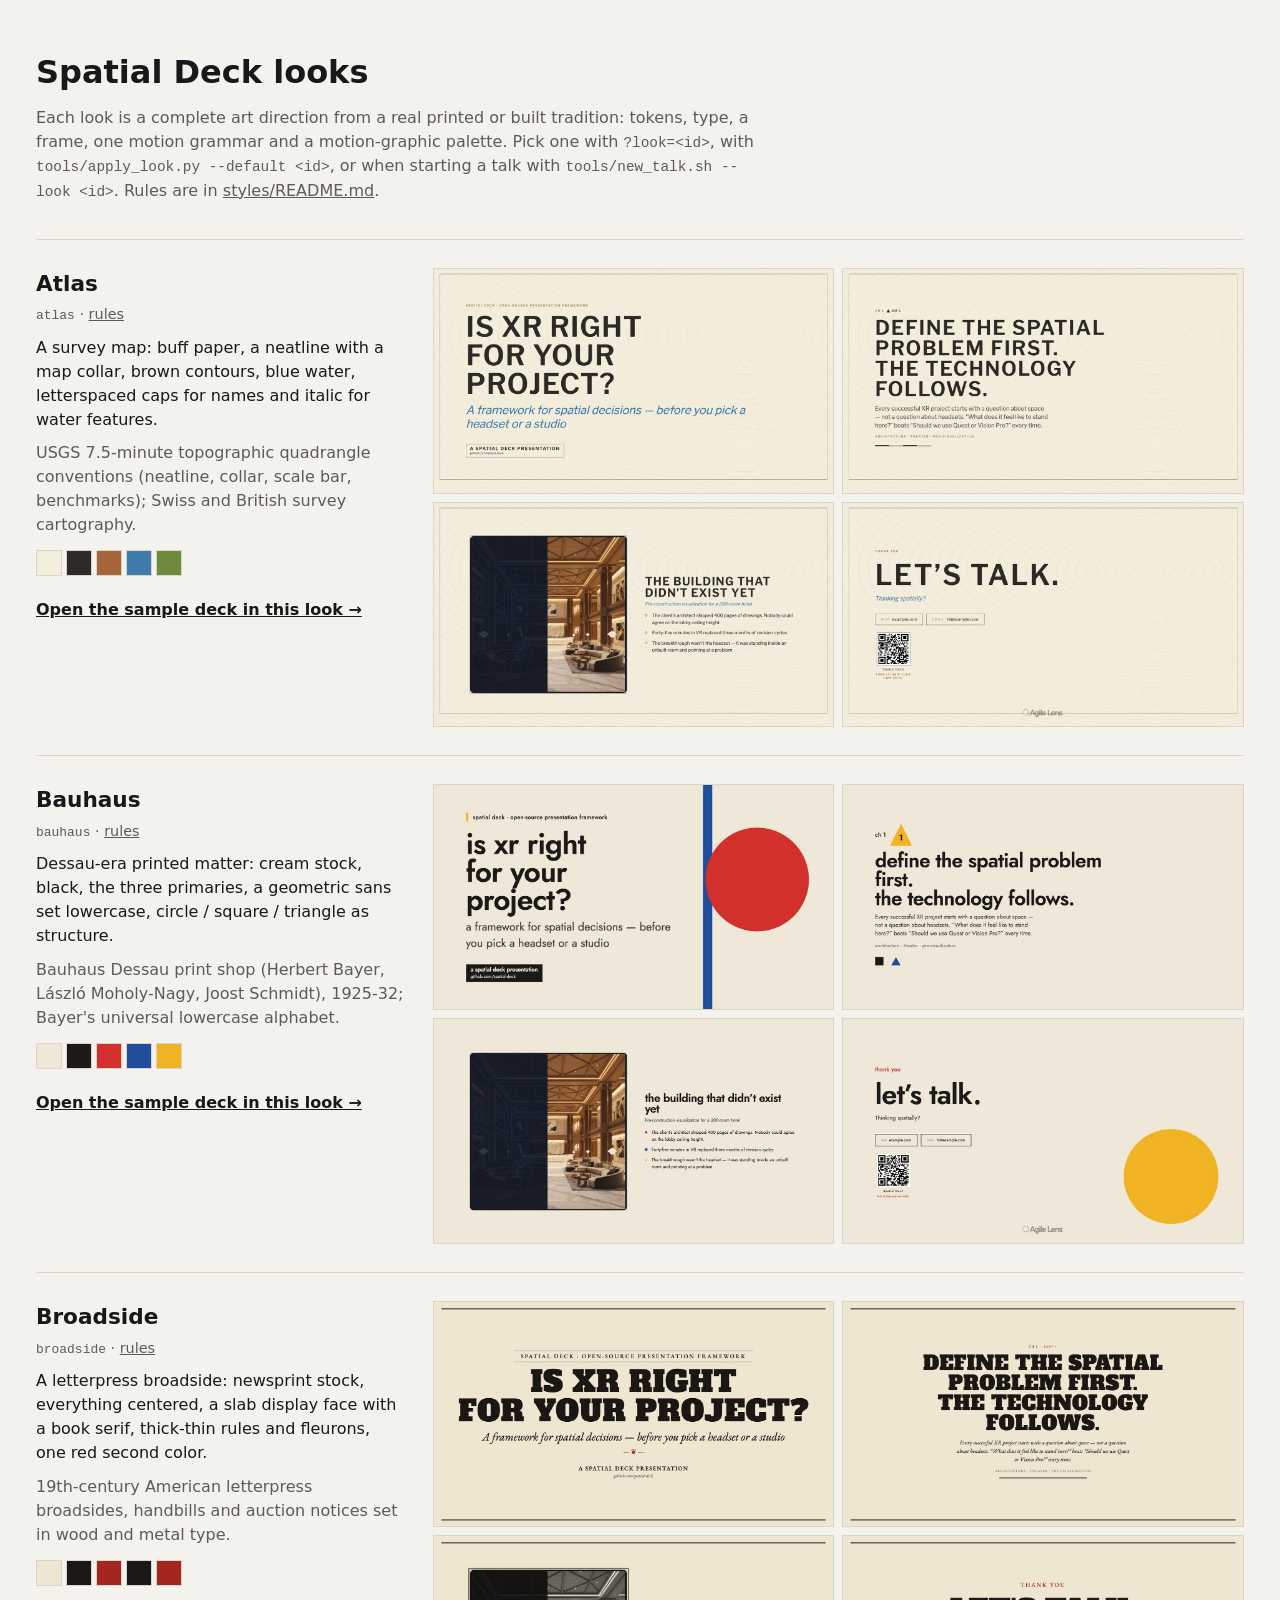
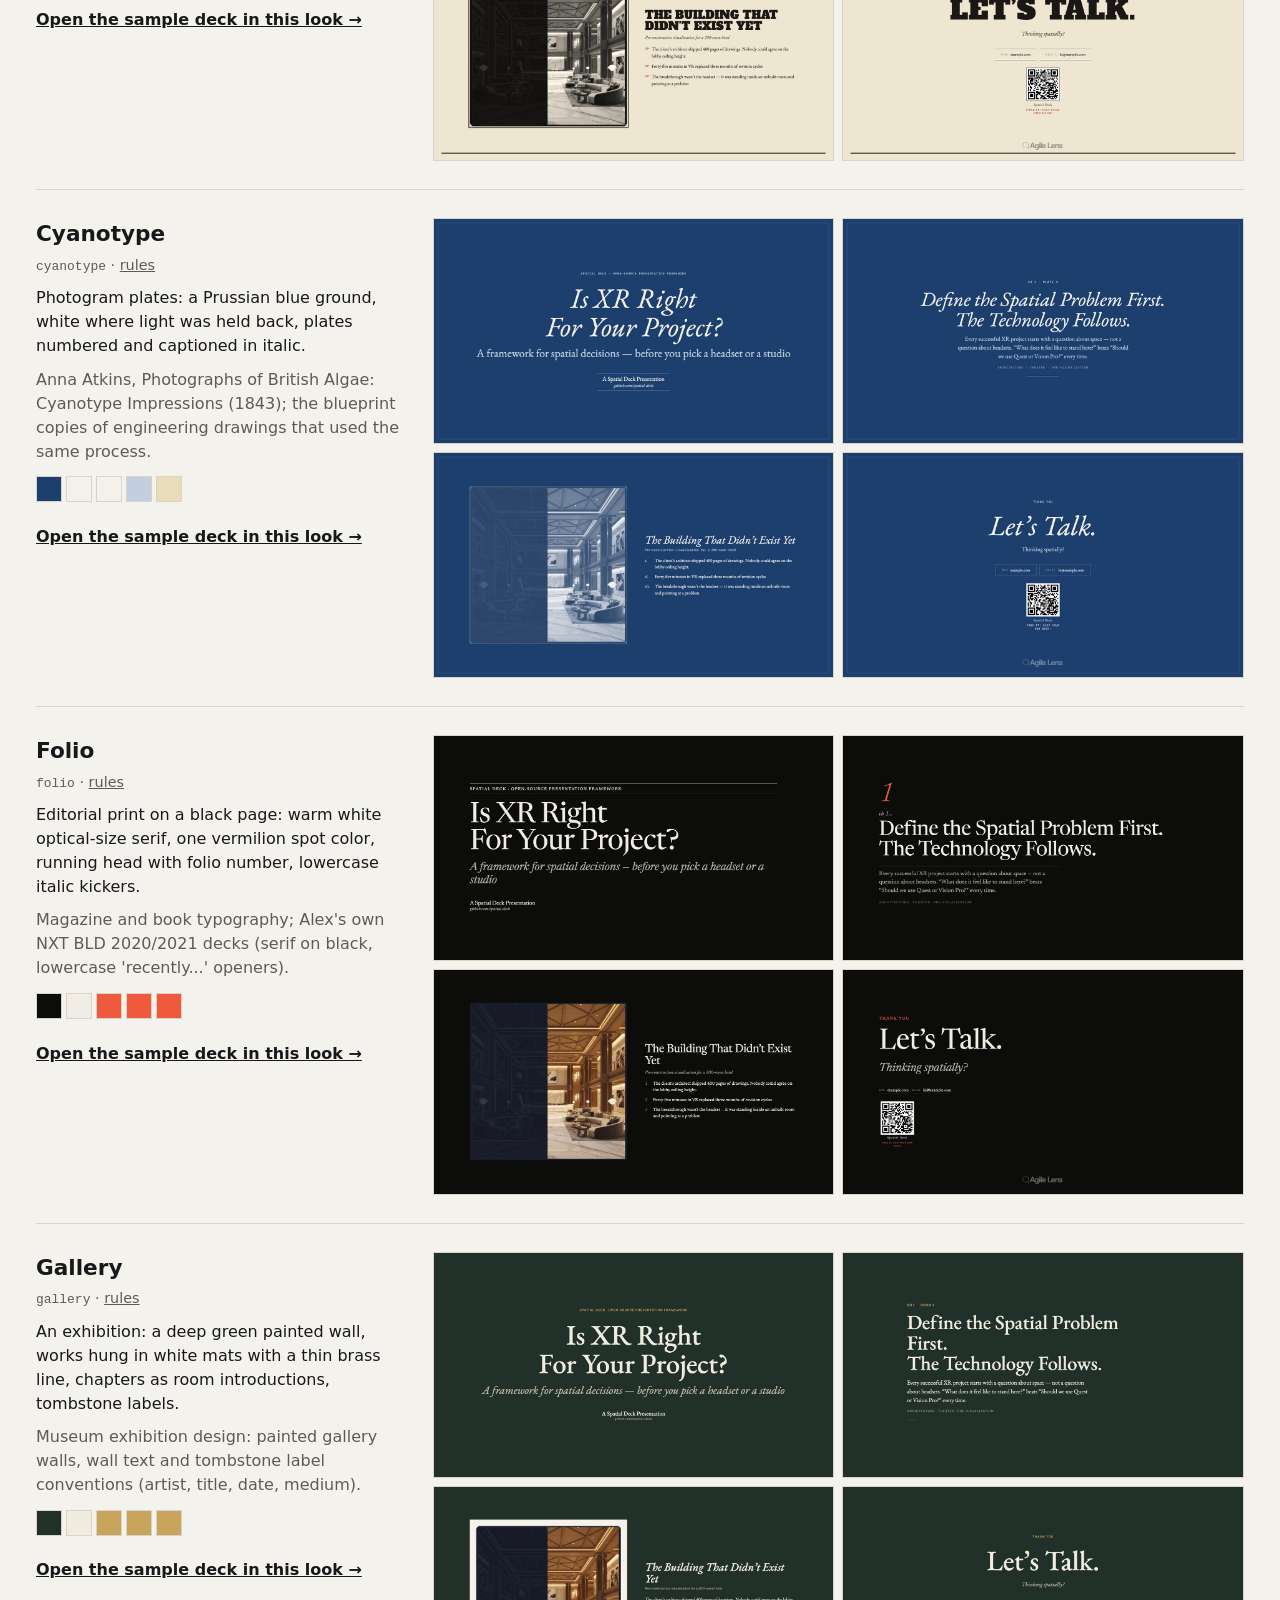
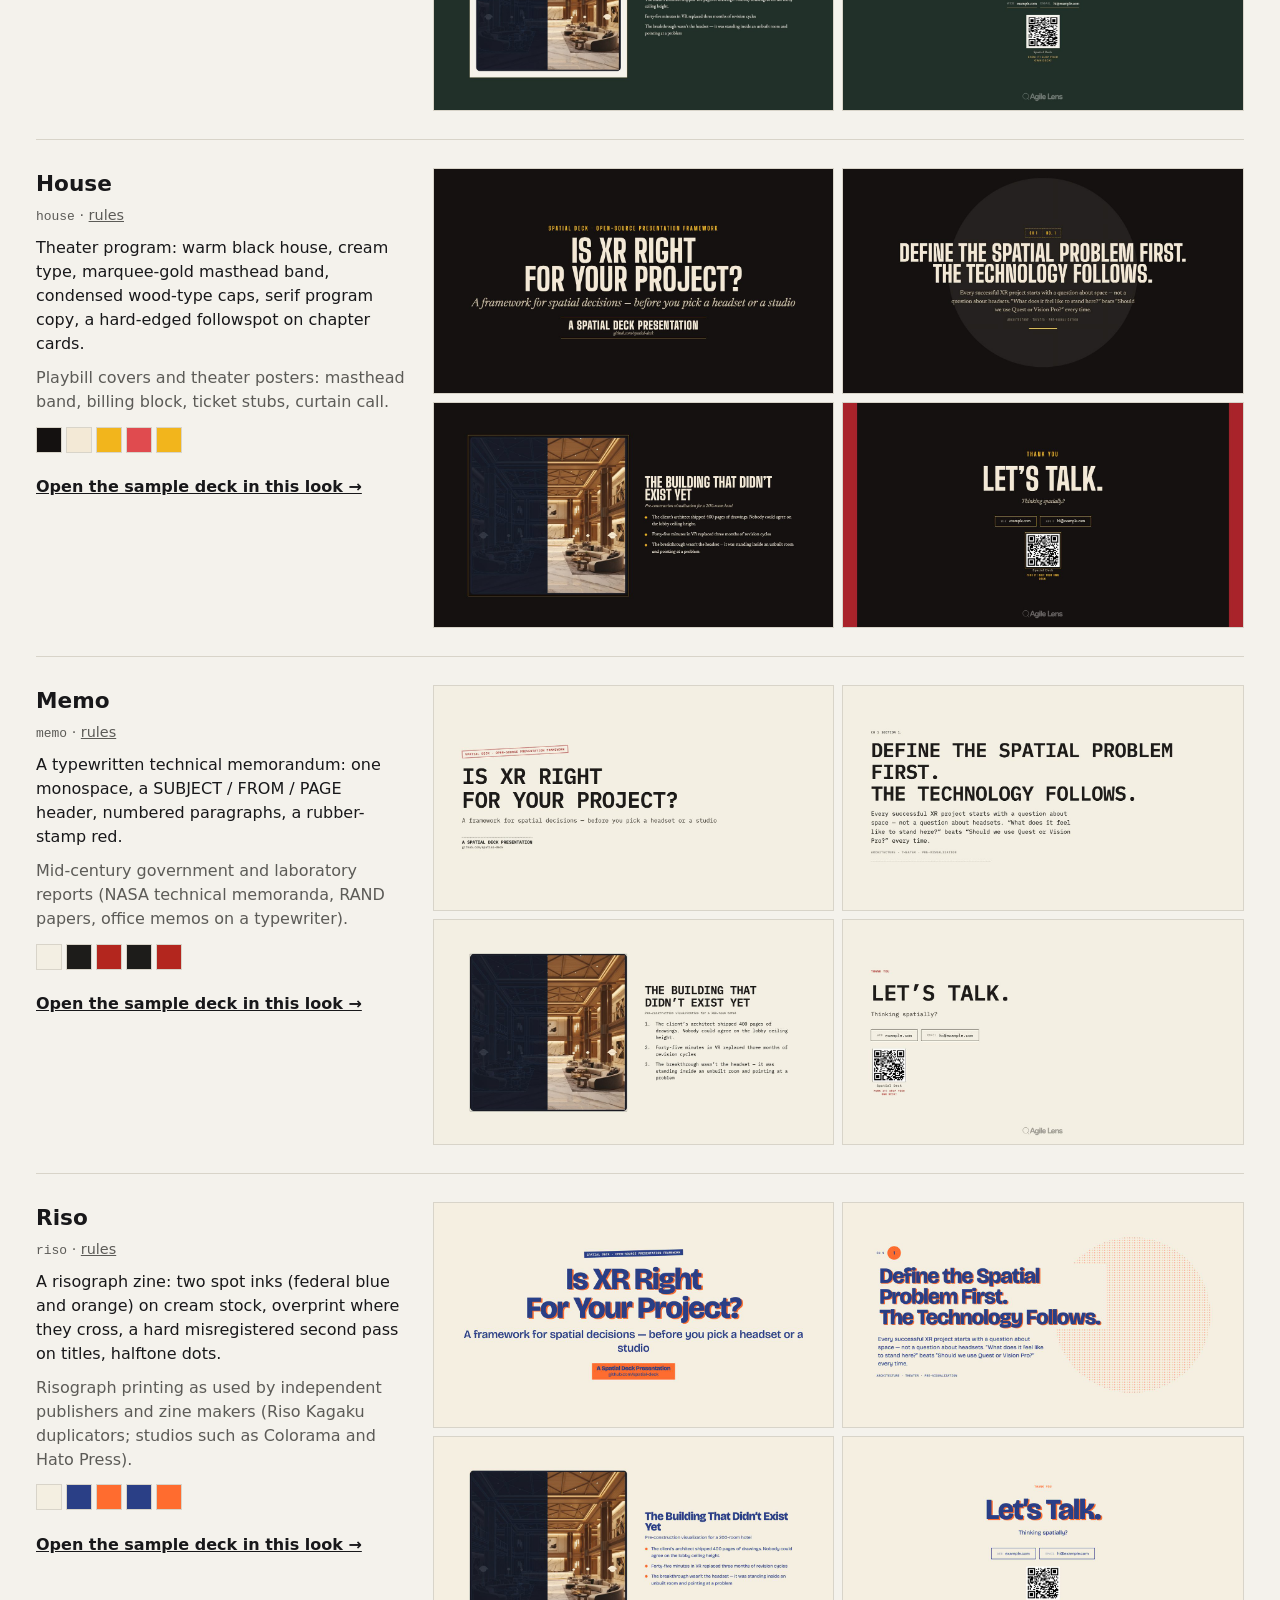
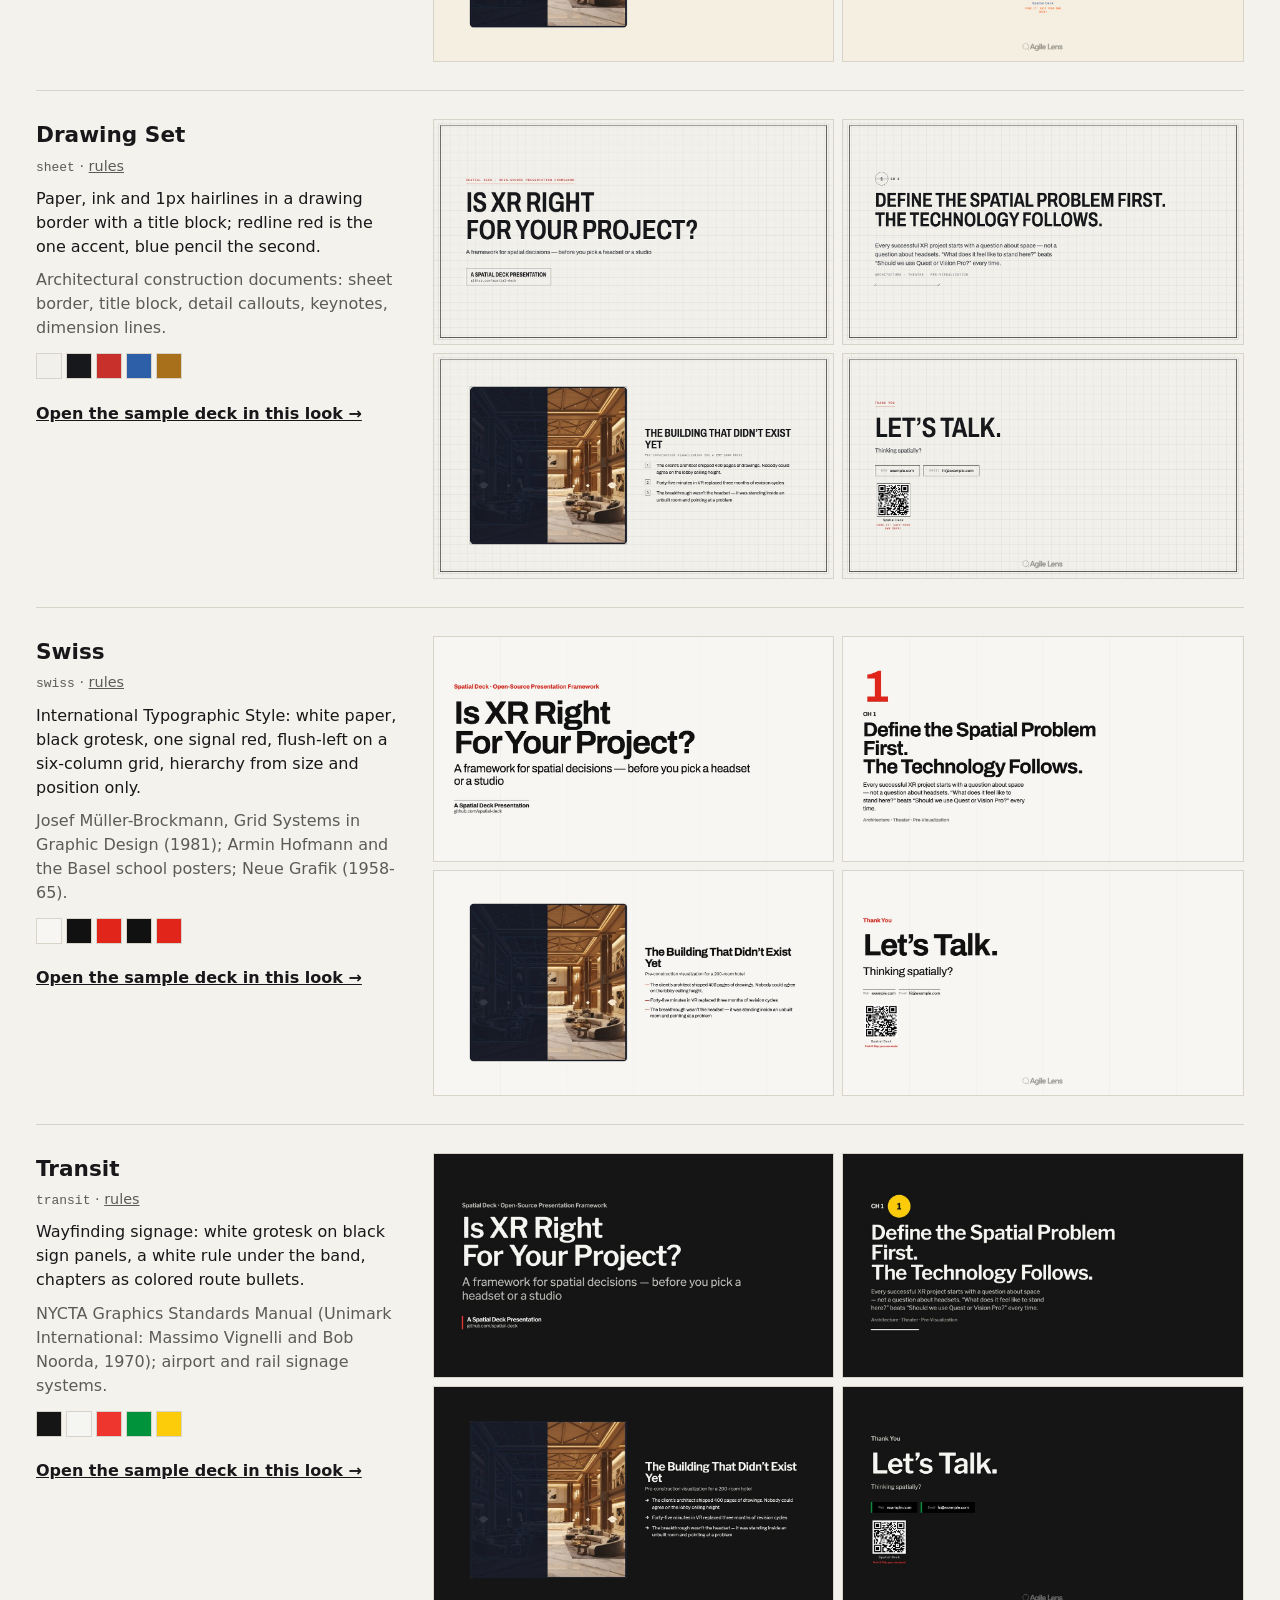
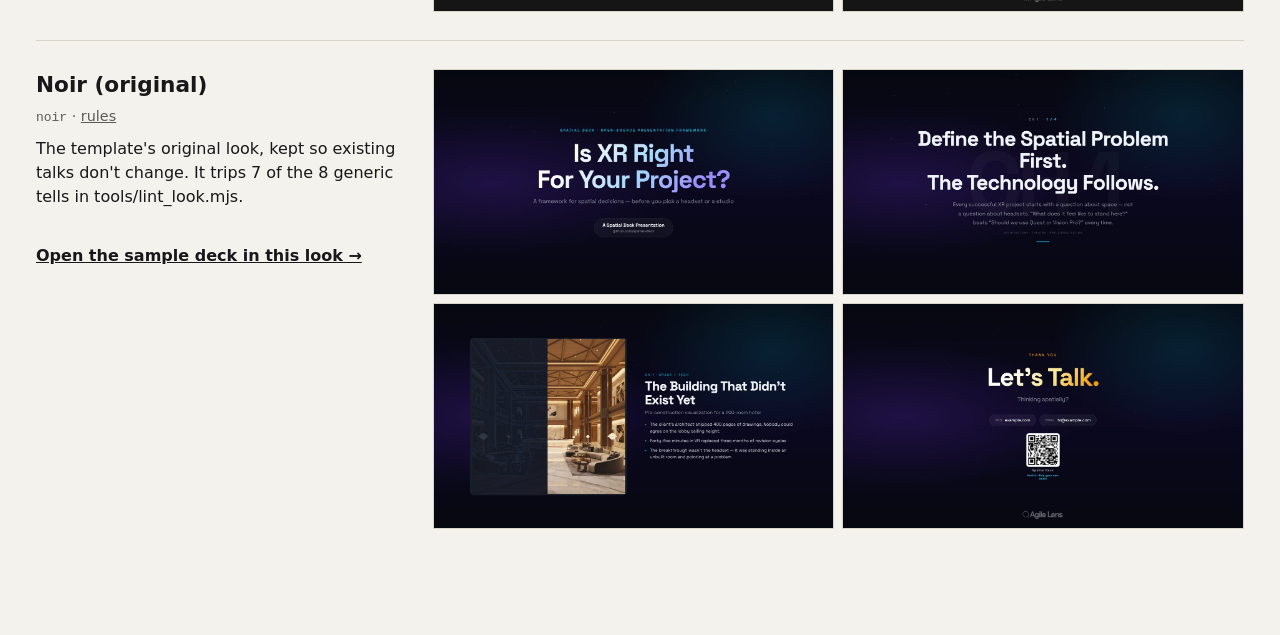
<file: styles/index.html>
<!doctype html>
<html lang="en"><head><meta charset="utf-8"><meta name="viewport" content="width=device-width,initial-scale=1">
<title>Spatial Deck looks</title>
<style>
:root{--bg:#f4f2ec;--fg:#18181a;--dim:#5c5b57;--line:#d8d4c9}
@media (prefers-color-scheme:dark){:root{--bg:#141414;--fg:#eceae4;--dim:#a19e96;--line:#2e2d2a}}
*{box-sizing:border-box}body{margin:0;background:var(--bg);color:var(--fg);font:16px/1.5 system-ui,-apple-system,"Segoe UI",sans-serif}
main{max-width:1240px;margin:0 auto;padding:48px 16px 80px}
h1{font-size:2rem;margin:0 0 .3em}main>p{color:var(--dim);max-width:46em;margin:0 0 2.2em}
code{font-family:ui-monospace,Menlo,monospace;font-size:.9em}
.look{border-top:1px solid var(--line);padding:28px 0;display:grid;grid-template-columns:minmax(0,1fr) minmax(0,2.2fr);gap:28px}
@media (max-width:820px){.look{grid-template-columns:1fr}}
.look h2{margin:0 0 .2em;font-size:1.35rem}.id{color:var(--dim);font-size:.9rem}
.look p{margin:.6em 0;color:var(--dim)}.look .sum{color:var(--fg)}
.sw{display:flex;gap:4px;margin:.8em 0}.sw i{width:26px;height:26px;border:1px solid var(--line)}
.shots{display:grid;grid-template-columns:repeat(2,minmax(0,1fr));gap:8px}
.shots img{width:100%;aspect-ratio:16/9;object-fit:cover;display:block;border:1px solid var(--line)}
a{color:inherit}.open{display:inline-block;margin-top:.6em;font-weight:600}
</style></head><body><main>
<h1>Spatial Deck looks</h1>
<p>Each look is a complete art direction from a real printed or built tradition: tokens, type, a frame, one motion
grammar and a motion-graphic palette. Pick one with <code>?look=&lt;id&gt;</code>, with
<code>tools/apply_look.py --default &lt;id&gt;</code>, or when starting a talk with <code>tools/new_talk.sh --look &lt;id&gt;</code>.
Rules are in <a href="README.md">styles/README.md</a>.</p>
<section class="look" id="atlas"><div><h2>Atlas</h2><div class="id"><code>atlas</code> · <a href="looks/atlas/look.md">rules</a></div><p class="sum">A survey map: buff paper, a neatline with a map collar, brown contours, blue water, letterspaced caps for names and italic for water features.</p><p>USGS 7.5-minute topographic quadrangle conventions (neatline, collar, scale bar, benchmarks); Swiss and British survey cartography.</p><div class="sw"><i style="background:#f3eedb" title="paper #f3eedb"></i><i style="background:#2b2a26" title="ink #2b2a26"></i><i style="background:#a6643a" title="acc-1 #a6643a"></i><i style="background:#3f7cac" title="acc-2 #3f7cac"></i><i style="background:#6e8b3d" title="acc-3 #6e8b3d"></i></div><a class="open" href="../index.html?look=atlas">Open the sample deck in this look →</a></div><div class="shots"><a href="looks/atlas/examples/cover.jpg"><img loading="lazy" src="looks/atlas/examples/cover.jpg" alt="Atlas: cover"></a><a href="looks/atlas/examples/chapter.jpg"><img loading="lazy" src="looks/atlas/examples/chapter.jpg" alt="Atlas: chapter"></a><a href="looks/atlas/examples/case-two-pane.jpg"><img loading="lazy" src="looks/atlas/examples/case-two-pane.jpg" alt="Atlas: case-two-pane"></a><a href="looks/atlas/examples/close.jpg"><img loading="lazy" src="looks/atlas/examples/close.jpg" alt="Atlas: close"></a></div></section>
<section class="look" id="bauhaus"><div><h2>Bauhaus</h2><div class="id"><code>bauhaus</code> · <a href="looks/bauhaus/look.md">rules</a></div><p class="sum">Dessau-era printed matter: cream stock, black, the three primaries, a geometric sans set lowercase, circle / square / triangle as structure.</p><p>Bauhaus Dessau print shop (Herbert Bayer, László Moholy-Nagy, Joost Schmidt), 1925-32; Bayer&#x27;s universal lowercase alphabet.</p><div class="sw"><i style="background:#efe8d8" title="paper #efe8d8"></i><i style="background:#1b1a18" title="ink #1b1a18"></i><i style="background:#d2302c" title="acc-1 #d2302c"></i><i style="background:#1f4e9c" title="acc-2 #1f4e9c"></i><i style="background:#f0b323" title="acc-3 #f0b323"></i></div><a class="open" href="../index.html?look=bauhaus">Open the sample deck in this look →</a></div><div class="shots"><a href="looks/bauhaus/examples/cover.jpg"><img loading="lazy" src="looks/bauhaus/examples/cover.jpg" alt="Bauhaus: cover"></a><a href="looks/bauhaus/examples/chapter.jpg"><img loading="lazy" src="looks/bauhaus/examples/chapter.jpg" alt="Bauhaus: chapter"></a><a href="looks/bauhaus/examples/case-two-pane.jpg"><img loading="lazy" src="looks/bauhaus/examples/case-two-pane.jpg" alt="Bauhaus: case-two-pane"></a><a href="looks/bauhaus/examples/close.jpg"><img loading="lazy" src="looks/bauhaus/examples/close.jpg" alt="Bauhaus: close"></a></div></section>
<section class="look" id="broadside"><div><h2>Broadside</h2><div class="id"><code>broadside</code> · <a href="looks/broadside/look.md">rules</a></div><p class="sum">A letterpress broadside: newsprint stock, everything centered, a slab display face with a book serif, thick-thin rules and fleurons, one red second color.</p><p>19th-century American letterpress broadsides, handbills and auction notices set in wood and metal type.</p><div class="sw"><i style="background:#efe6d2" title="paper #efe6d2"></i><i style="background:#1a1714" title="ink #1a1714"></i><i style="background:#a3271f" title="acc-1 #a3271f"></i><i style="background:#1a1714" title="acc-2 #1a1714"></i><i style="background:#a3271f" title="acc-3 #a3271f"></i></div><a class="open" href="../index.html?look=broadside">Open the sample deck in this look →</a></div><div class="shots"><a href="looks/broadside/examples/cover.jpg"><img loading="lazy" src="looks/broadside/examples/cover.jpg" alt="Broadside: cover"></a><a href="looks/broadside/examples/chapter.jpg"><img loading="lazy" src="looks/broadside/examples/chapter.jpg" alt="Broadside: chapter"></a><a href="looks/broadside/examples/case-two-pane.jpg"><img loading="lazy" src="looks/broadside/examples/case-two-pane.jpg" alt="Broadside: case-two-pane"></a><a href="looks/broadside/examples/close.jpg"><img loading="lazy" src="looks/broadside/examples/close.jpg" alt="Broadside: close"></a></div></section>
<section class="look" id="cyanotype"><div><h2>Cyanotype</h2><div class="id"><code>cyanotype</code> · <a href="looks/cyanotype/look.md">rules</a></div><p class="sum">Photogram plates: a Prussian blue ground, white where light was held back, plates numbered and captioned in italic.</p><p>Anna Atkins, Photographs of British Algae: Cyanotype Impressions (1843); the blueprint copies of engineering drawings that used the same process.</p><div class="sw"><i style="background:#1c3f6e" title="paper #1c3f6e"></i><i style="background:#f3f1ea" title="ink #f3f1ea"></i><i style="background:#f3f1ea" title="acc-1 #f3f1ea"></i><i style="background:#c3cfdf" title="acc-2 #c3cfdf"></i><i style="background:#e9dcb8" title="acc-3 #e9dcb8"></i></div><a class="open" href="../index.html?look=cyanotype">Open the sample deck in this look →</a></div><div class="shots"><a href="looks/cyanotype/examples/cover.jpg"><img loading="lazy" src="looks/cyanotype/examples/cover.jpg" alt="Cyanotype: cover"></a><a href="looks/cyanotype/examples/chapter.jpg"><img loading="lazy" src="looks/cyanotype/examples/chapter.jpg" alt="Cyanotype: chapter"></a><a href="looks/cyanotype/examples/case-two-pane.jpg"><img loading="lazy" src="looks/cyanotype/examples/case-two-pane.jpg" alt="Cyanotype: case-two-pane"></a><a href="looks/cyanotype/examples/close.jpg"><img loading="lazy" src="looks/cyanotype/examples/close.jpg" alt="Cyanotype: close"></a></div></section>
<section class="look" id="folio"><div><h2>Folio</h2><div class="id"><code>folio</code> · <a href="looks/folio/look.md">rules</a></div><p class="sum">Editorial print on a black page: warm white optical-size serif, one vermilion spot color, running head with folio number, lowercase italic kickers.</p><p>Magazine and book typography; Alex&#x27;s own NXT BLD 2020/2021 decks (serif on black, lowercase &#x27;recently...&#x27; openers).</p><div class="sw"><i style="background:#0c0c0b" title="paper #0c0c0b"></i><i style="background:#f1ede4" title="ink #f1ede4"></i><i style="background:#ef5a3c" title="acc-1 #ef5a3c"></i><i style="background:#ef5a3c" title="acc-2 #ef5a3c"></i><i style="background:#ef5a3c" title="acc-3 #ef5a3c"></i></div><a class="open" href="../index.html?look=folio">Open the sample deck in this look →</a></div><div class="shots"><a href="looks/folio/examples/cover.jpg"><img loading="lazy" src="looks/folio/examples/cover.jpg" alt="Folio: cover"></a><a href="looks/folio/examples/chapter.jpg"><img loading="lazy" src="looks/folio/examples/chapter.jpg" alt="Folio: chapter"></a><a href="looks/folio/examples/case-two-pane.jpg"><img loading="lazy" src="looks/folio/examples/case-two-pane.jpg" alt="Folio: case-two-pane"></a><a href="looks/folio/examples/close.jpg"><img loading="lazy" src="looks/folio/examples/close.jpg" alt="Folio: close"></a></div></section>
<section class="look" id="gallery"><div><h2>Gallery</h2><div class="id"><code>gallery</code> · <a href="looks/gallery/look.md">rules</a></div><p class="sum">An exhibition: a deep green painted wall, works hung in white mats with a thin brass line, chapters as room introductions, tombstone labels.</p><p>Museum exhibition design: painted gallery walls, wall text and tombstone label conventions (artist, title, date, medium).</p><div class="sw"><i style="background:#22302a" title="paper #22302a"></i><i style="background:#f1ece0" title="ink #f1ece0"></i><i style="background:#c9a45c" title="acc-1 #c9a45c"></i><i style="background:#c9a45c" title="acc-2 #c9a45c"></i><i style="background:#c9a45c" title="acc-3 #c9a45c"></i></div><a class="open" href="../index.html?look=gallery">Open the sample deck in this look →</a></div><div class="shots"><a href="looks/gallery/examples/cover.jpg"><img loading="lazy" src="looks/gallery/examples/cover.jpg" alt="Gallery: cover"></a><a href="looks/gallery/examples/chapter.jpg"><img loading="lazy" src="looks/gallery/examples/chapter.jpg" alt="Gallery: chapter"></a><a href="looks/gallery/examples/case-two-pane.jpg"><img loading="lazy" src="looks/gallery/examples/case-two-pane.jpg" alt="Gallery: case-two-pane"></a><a href="looks/gallery/examples/close.jpg"><img loading="lazy" src="looks/gallery/examples/close.jpg" alt="Gallery: close"></a></div></section>
<section class="look" id="house"><div><h2>House</h2><div class="id"><code>house</code> · <a href="looks/house/look.md">rules</a></div><p class="sum">Theater program: warm black house, cream type, marquee-gold masthead band, condensed wood-type caps, serif program copy, a hard-edged followspot on chapter cards.</p><p>Playbill covers and theater posters: masthead band, billing block, ticket stubs, curtain call.</p><div class="sw"><i style="background:#141110" title="paper #141110"></i><i style="background:#f3e9d6" title="ink #f3e9d6"></i><i style="background:#f2b51c" title="acc-1 #f2b51c"></i><i style="background:#e04b4f" title="acc-2 #e04b4f"></i><i style="background:#f2b51c" title="acc-3 #f2b51c"></i></div><a class="open" href="../index.html?look=house">Open the sample deck in this look →</a></div><div class="shots"><a href="looks/house/examples/cover.jpg"><img loading="lazy" src="looks/house/examples/cover.jpg" alt="House: cover"></a><a href="looks/house/examples/chapter.jpg"><img loading="lazy" src="looks/house/examples/chapter.jpg" alt="House: chapter"></a><a href="looks/house/examples/case-two-pane.jpg"><img loading="lazy" src="looks/house/examples/case-two-pane.jpg" alt="House: case-two-pane"></a><a href="looks/house/examples/close.jpg"><img loading="lazy" src="looks/house/examples/close.jpg" alt="House: close"></a></div></section>
<section class="look" id="memo"><div><h2>Memo</h2><div class="id"><code>memo</code> · <a href="looks/memo/look.md">rules</a></div><p class="sum">A typewritten technical memorandum: one monospace, a SUBJECT / FROM / PAGE header, numbered paragraphs, a rubber-stamp red.</p><p>Mid-century government and laboratory reports (NASA technical memoranda, RAND papers, office memos on a typewriter).</p><div class="sw"><i style="background:#f3efe3" title="paper #f3efe3"></i><i style="background:#1d1c1a" title="ink #1d1c1a"></i><i style="background:#b3261e" title="acc-1 #b3261e"></i><i style="background:#1d1c1a" title="acc-2 #1d1c1a"></i><i style="background:#b3261e" title="acc-3 #b3261e"></i></div><a class="open" href="../index.html?look=memo">Open the sample deck in this look →</a></div><div class="shots"><a href="looks/memo/examples/cover.jpg"><img loading="lazy" src="looks/memo/examples/cover.jpg" alt="Memo: cover"></a><a href="looks/memo/examples/chapter.jpg"><img loading="lazy" src="looks/memo/examples/chapter.jpg" alt="Memo: chapter"></a><a href="looks/memo/examples/case-two-pane.jpg"><img loading="lazy" src="looks/memo/examples/case-two-pane.jpg" alt="Memo: case-two-pane"></a><a href="looks/memo/examples/close.jpg"><img loading="lazy" src="looks/memo/examples/close.jpg" alt="Memo: close"></a></div></section>
<section class="look" id="riso"><div><h2>Riso</h2><div class="id"><code>riso</code> · <a href="looks/riso/look.md">rules</a></div><p class="sum">A risograph zine: two spot inks (federal blue and orange) on cream stock, overprint where they cross, a hard misregistered second pass on titles, halftone dots.</p><p>Risograph printing as used by independent publishers and zine makers (Riso Kagaku duplicators; studios such as Colorama and Hato Press).</p><div class="sw"><i style="background:#f4efe1" title="paper #f4efe1"></i><i style="background:#2a3f86" title="ink #2a3f86"></i><i style="background:#ff6c2f" title="acc-1 #ff6c2f"></i><i style="background:#2a3f86" title="acc-2 #2a3f86"></i><i style="background:#ff6c2f" title="acc-3 #ff6c2f"></i></div><a class="open" href="../index.html?look=riso">Open the sample deck in this look →</a></div><div class="shots"><a href="looks/riso/examples/cover.jpg"><img loading="lazy" src="looks/riso/examples/cover.jpg" alt="Riso: cover"></a><a href="looks/riso/examples/chapter.jpg"><img loading="lazy" src="looks/riso/examples/chapter.jpg" alt="Riso: chapter"></a><a href="looks/riso/examples/case-two-pane.jpg"><img loading="lazy" src="looks/riso/examples/case-two-pane.jpg" alt="Riso: case-two-pane"></a><a href="looks/riso/examples/close.jpg"><img loading="lazy" src="looks/riso/examples/close.jpg" alt="Riso: close"></a></div></section>
<section class="look" id="sheet"><div><h2>Drawing Set</h2><div class="id"><code>sheet</code> · <a href="looks/sheet/look.md">rules</a></div><p class="sum">Paper, ink and 1px hairlines in a drawing border with a title block; redline red is the one accent, blue pencil the second.</p><p>Architectural construction documents: sheet border, title block, detail callouts, keynotes, dimension lines.</p><div class="sw"><i style="background:#f2f0ea" title="paper #f2f0ea"></i><i style="background:#16181b" title="ink #16181b"></i><i style="background:#c8302b" title="acc-1 #c8302b"></i><i style="background:#2d5fa8" title="acc-2 #2d5fa8"></i><i style="background:#a8701a" title="acc-3 #a8701a"></i></div><a class="open" href="../index.html?look=sheet">Open the sample deck in this look →</a></div><div class="shots"><a href="looks/sheet/examples/cover.jpg"><img loading="lazy" src="looks/sheet/examples/cover.jpg" alt="Drawing Set: cover"></a><a href="looks/sheet/examples/chapter.jpg"><img loading="lazy" src="looks/sheet/examples/chapter.jpg" alt="Drawing Set: chapter"></a><a href="looks/sheet/examples/case-two-pane.jpg"><img loading="lazy" src="looks/sheet/examples/case-two-pane.jpg" alt="Drawing Set: case-two-pane"></a><a href="looks/sheet/examples/close.jpg"><img loading="lazy" src="looks/sheet/examples/close.jpg" alt="Drawing Set: close"></a></div></section>
<section class="look" id="swiss"><div><h2>Swiss</h2><div class="id"><code>swiss</code> · <a href="looks/swiss/look.md">rules</a></div><p class="sum">International Typographic Style: white paper, black grotesk, one signal red, flush-left on a six-column grid, hierarchy from size and position only.</p><p>Josef Müller-Brockmann, Grid Systems in Graphic Design (1981); Armin Hofmann and the Basel school posters; Neue Grafik (1958-65).</p><div class="sw"><i style="background:#f7f6f2" title="paper #f7f6f2"></i><i style="background:#111111" title="ink #111111"></i><i style="background:#e1251b" title="acc-1 #e1251b"></i><i style="background:#111111" title="acc-2 #111111"></i><i style="background:#e1251b" title="acc-3 #e1251b"></i></div><a class="open" href="../index.html?look=swiss">Open the sample deck in this look →</a></div><div class="shots"><a href="looks/swiss/examples/cover.jpg"><img loading="lazy" src="looks/swiss/examples/cover.jpg" alt="Swiss: cover"></a><a href="looks/swiss/examples/chapter.jpg"><img loading="lazy" src="looks/swiss/examples/chapter.jpg" alt="Swiss: chapter"></a><a href="looks/swiss/examples/case-two-pane.jpg"><img loading="lazy" src="looks/swiss/examples/case-two-pane.jpg" alt="Swiss: case-two-pane"></a><a href="looks/swiss/examples/close.jpg"><img loading="lazy" src="looks/swiss/examples/close.jpg" alt="Swiss: close"></a></div></section>
<section class="look" id="transit"><div><h2>Transit</h2><div class="id"><code>transit</code> · <a href="looks/transit/look.md">rules</a></div><p class="sum">Wayfinding signage: white grotesk on black sign panels, a white rule under the band, chapters as colored route bullets.</p><p>NYCTA Graphics Standards Manual (Unimark International: Massimo Vignelli and Bob Noorda, 1970); airport and rail signage systems.</p><div class="sw"><i style="background:#151515" title="paper #151515"></i><i style="background:#f5f5f2" title="ink #f5f5f2"></i><i style="background:#ee352e" title="acc-1 #ee352e"></i><i style="background:#00933c" title="acc-2 #00933c"></i><i style="background:#fccc0a" title="acc-3 #fccc0a"></i></div><a class="open" href="../index.html?look=transit">Open the sample deck in this look →</a></div><div class="shots"><a href="looks/transit/examples/cover.jpg"><img loading="lazy" src="looks/transit/examples/cover.jpg" alt="Transit: cover"></a><a href="looks/transit/examples/chapter.jpg"><img loading="lazy" src="looks/transit/examples/chapter.jpg" alt="Transit: chapter"></a><a href="looks/transit/examples/case-two-pane.jpg"><img loading="lazy" src="looks/transit/examples/case-two-pane.jpg" alt="Transit: case-two-pane"></a><a href="looks/transit/examples/close.jpg"><img loading="lazy" src="looks/transit/examples/close.jpg" alt="Transit: close"></a></div></section>
<section class="look" id="noir"><div><h2>Noir (original)</h2><div class="id"><code>noir</code> · <a href="looks/noir/look.md">rules</a></div><p class="sum">The template&#x27;s original look, kept so existing talks don&#x27;t change. It trips 7 of the 8 generic tells in tools/lint_look.mjs.</p><p></p><div class="sw"></div><a class="open" href="../index.html?look=noir">Open the sample deck in this look →</a></div><div class="shots"><a href="looks/noir/examples/cover.jpg"><img loading="lazy" src="looks/noir/examples/cover.jpg" alt="Noir (original): cover"></a><a href="looks/noir/examples/chapter.jpg"><img loading="lazy" src="looks/noir/examples/chapter.jpg" alt="Noir (original): chapter"></a><a href="looks/noir/examples/case-two-pane.jpg"><img loading="lazy" src="looks/noir/examples/case-two-pane.jpg" alt="Noir (original): case-two-pane"></a><a href="looks/noir/examples/close.jpg"><img loading="lazy" src="looks/noir/examples/close.jpg" alt="Noir (original): close"></a></div></section>
</main></body></html>
</file>
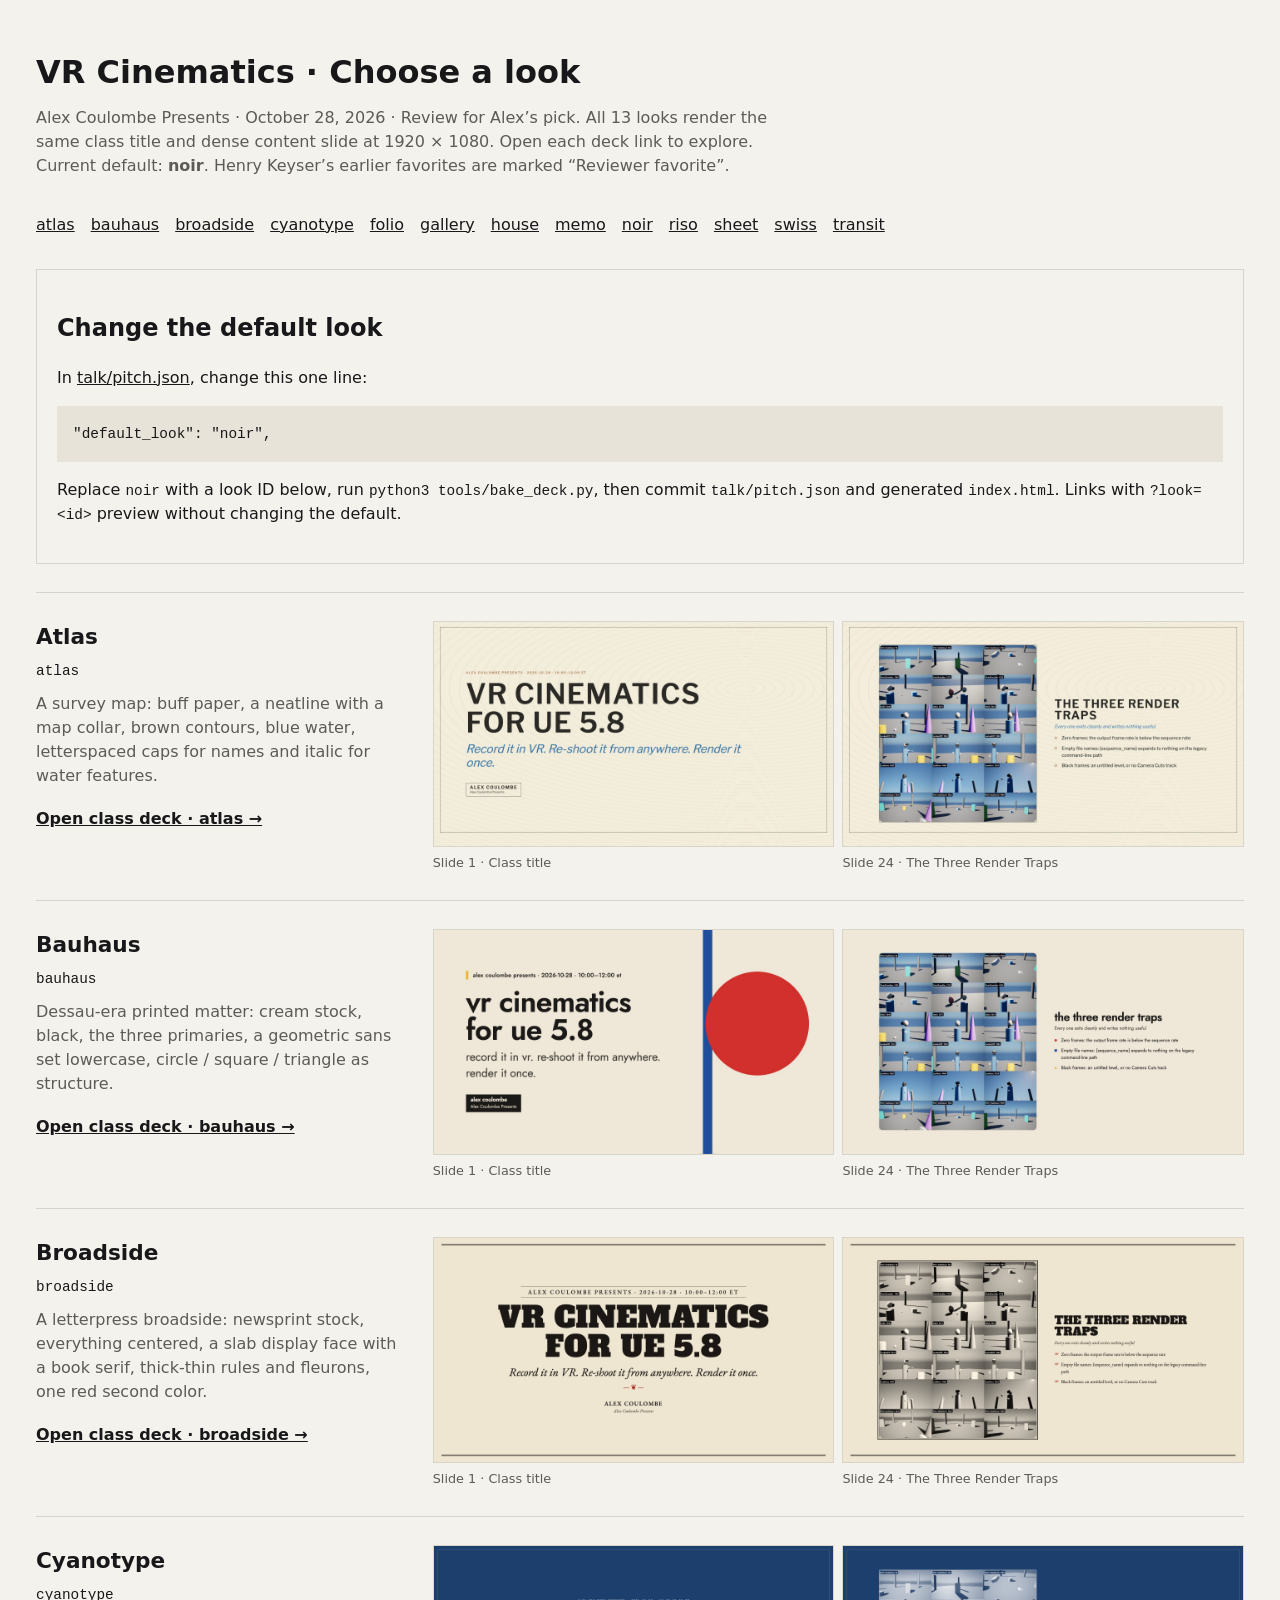
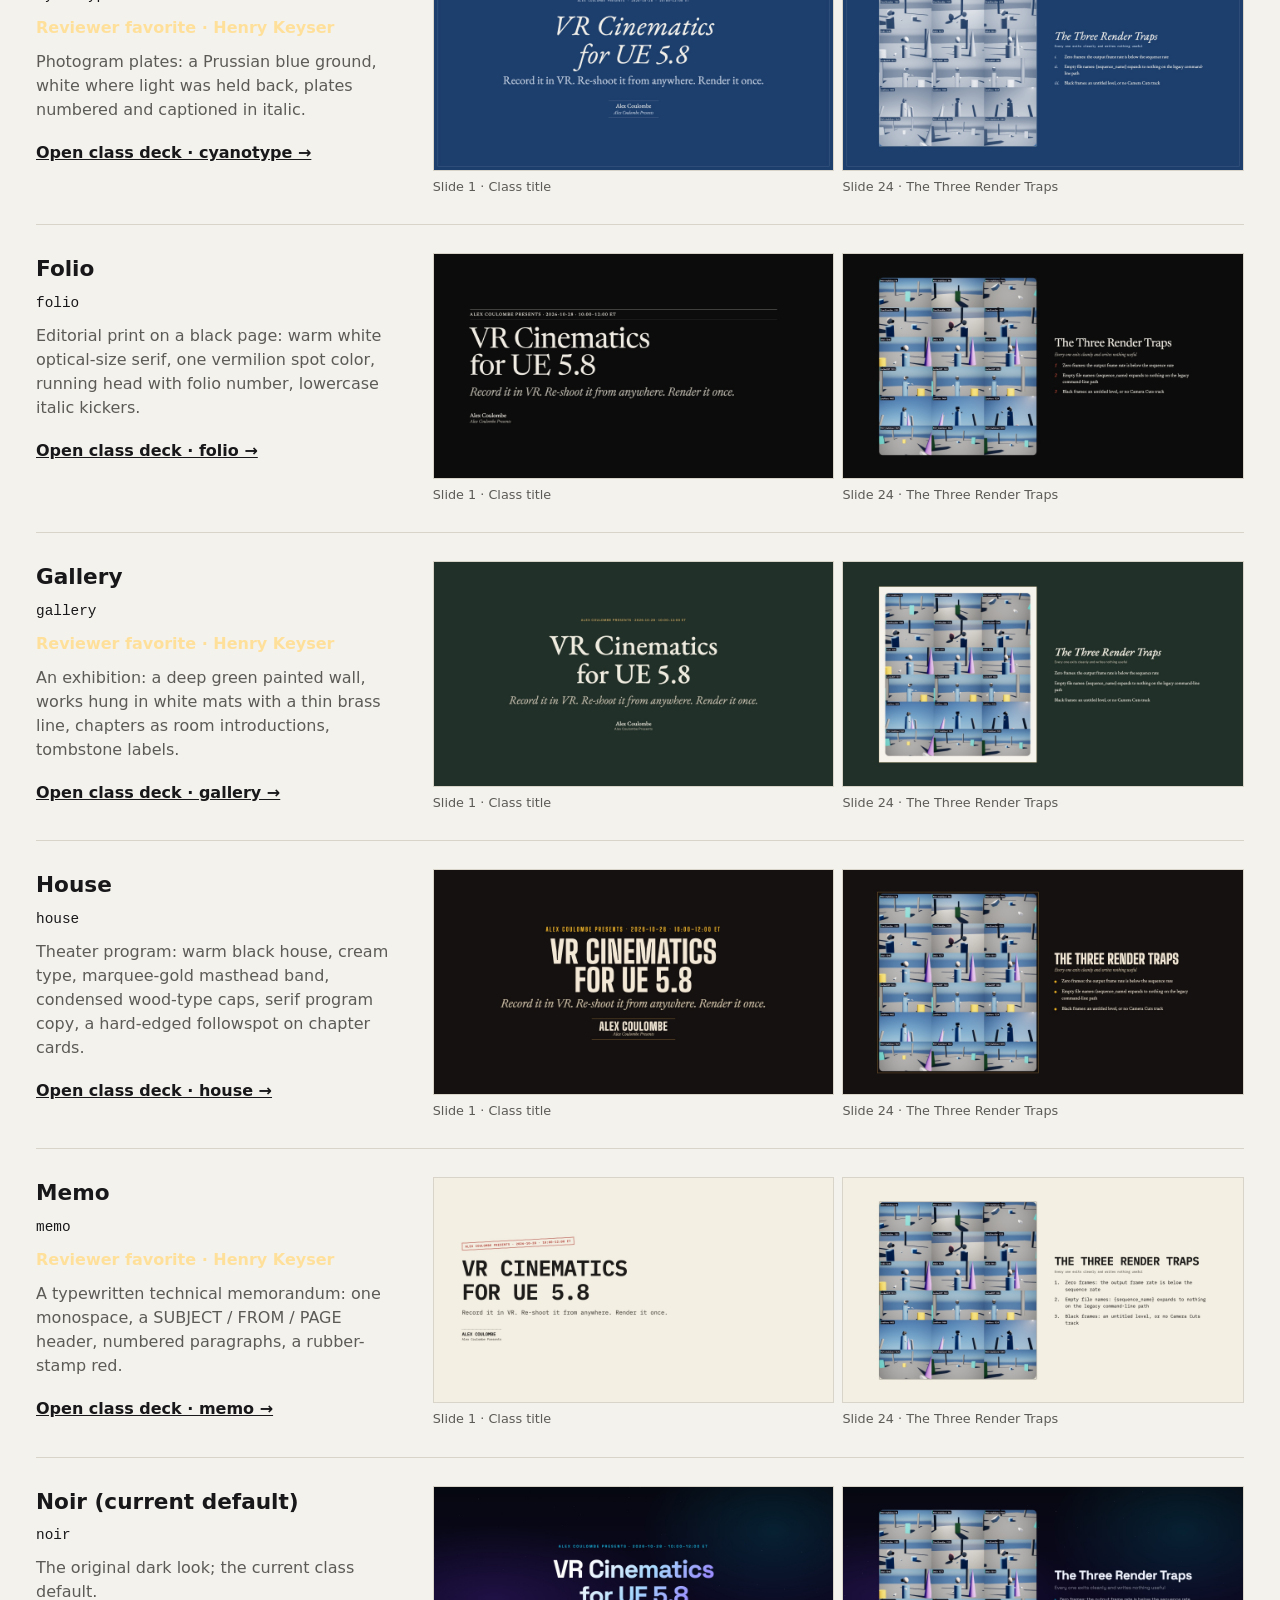
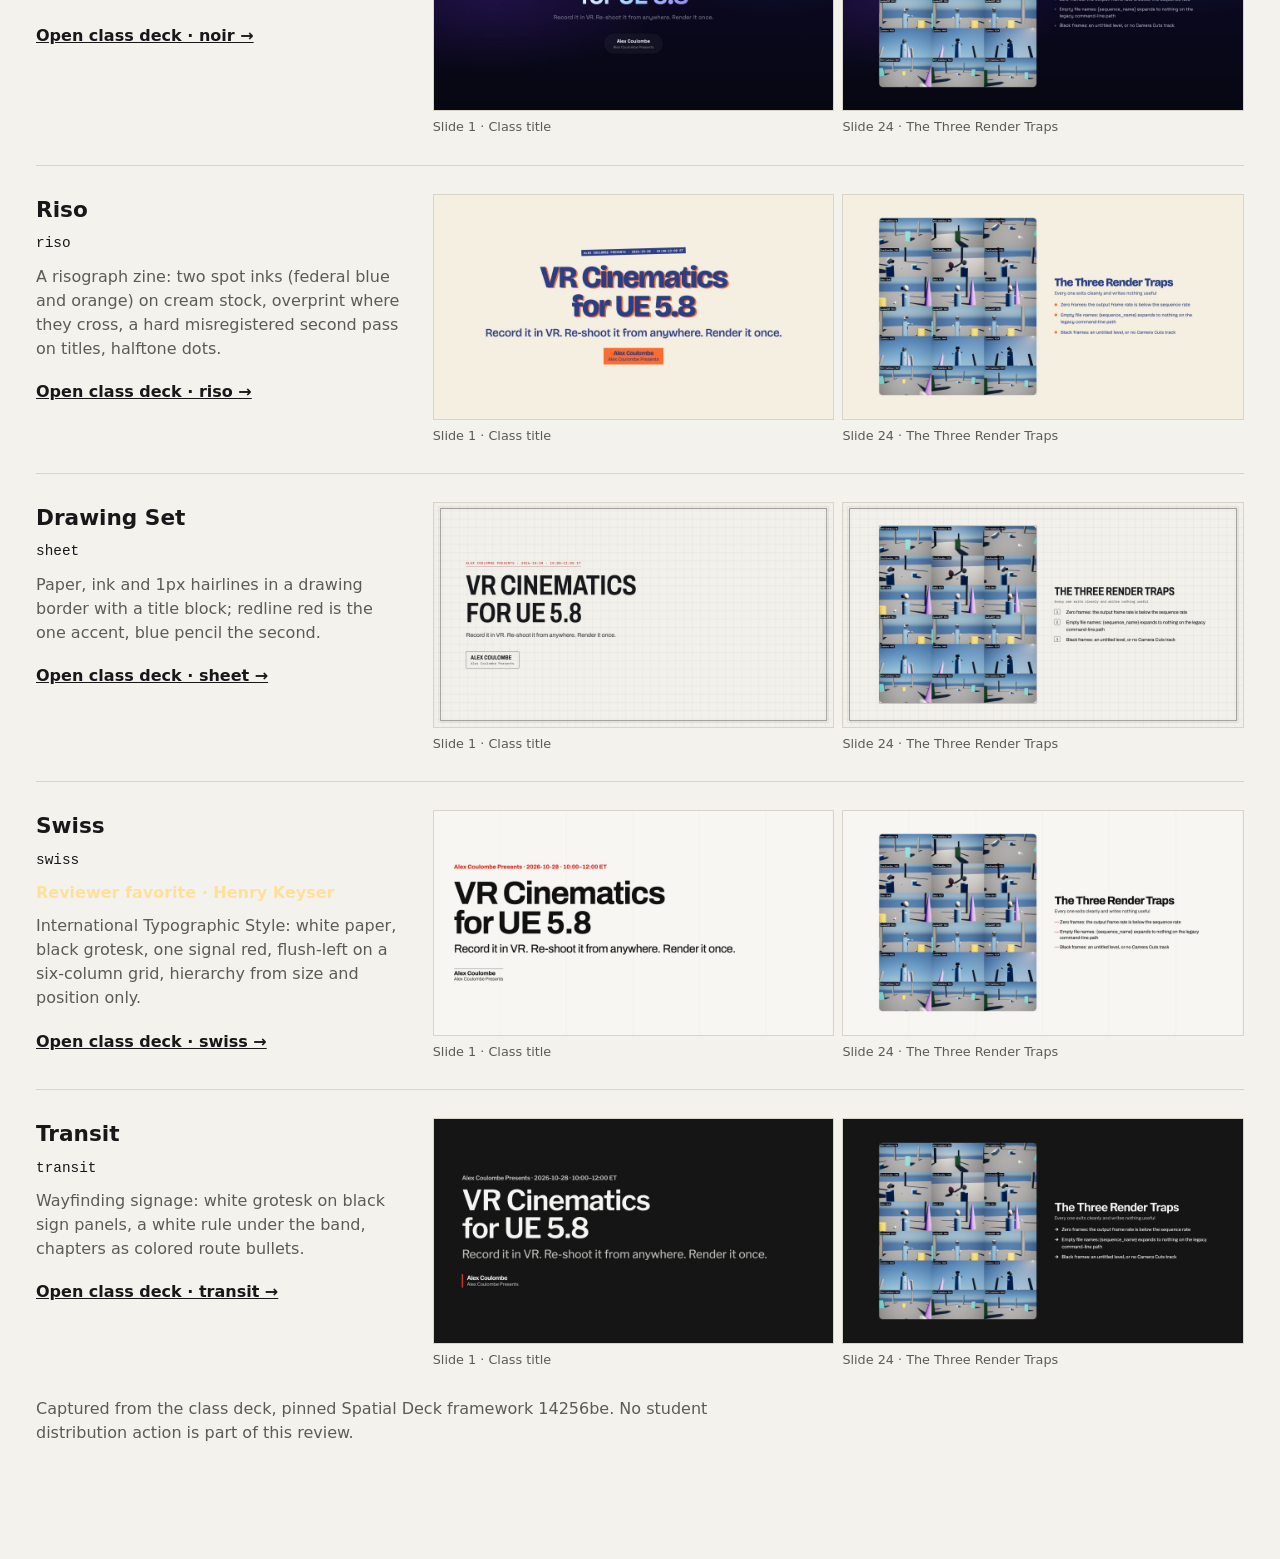
<file: review/looks/index.html>
<!doctype html><html lang="en"><head><meta charset="utf-8"><meta name="viewport" content="width=device-width,initial-scale=1"><meta name="robots" content="noindex"><title>VR Cinematics · Look review</title><style>
:root{--bg:#f4f2ec;--fg:#18181a;--dim:#5c5b57;--line:#d8d4c9}
@media (prefers-color-scheme:dark){:root{--bg:#141414;--fg:#eceae4;--dim:#a19e96;--line:#2e2d2a}}
*{box-sizing:border-box}body{margin:0;background:var(--bg);color:var(--fg);font:16px/1.5 system-ui,-apple-system,"Segoe UI",sans-serif}
main{max-width:1240px;margin:0 auto;padding:48px 16px 80px}
h1{font-size:2rem;margin:0 0 .3em}main>p{color:var(--dim);max-width:46em;margin:0 0 2.2em}
code{font-family:ui-monospace,Menlo,monospace;font-size:.9em}
.look{border-top:1px solid var(--line);padding:28px 0;display:grid;grid-template-columns:minmax(0,1fr) minmax(0,2.2fr);gap:28px}
@media (max-width:820px){.look{grid-template-columns:1fr}}
.look h2{margin:0 0 .2em;font-size:1.35rem}.id{color:var(--dim);font-size:.9rem}
.look p{margin:.6em 0;color:var(--dim)}.look .sum{color:var(--fg)}
.sw{display:flex;gap:4px;margin:.8em 0}.sw i{width:26px;height:26px;border:1px solid var(--line)}
.shots{display:grid;grid-template-columns:repeat(2,minmax(0,1fr));gap:8px}
.shots img{width:100%;aspect-ratio:16/9;object-fit:cover;display:block;border:1px solid var(--line)}
a{color:inherit}.open{display:inline-block;margin-top:.6em;font-weight:600}
.shots img{height:auto}figure{margin:0}figcaption{font-size:.8rem;color:var(--dim);margin-top:6px}.favorite{color:#ffe09b}nav{display:flex;flex-wrap:wrap;gap:8px 16px;margin-bottom:32px}pre{overflow:auto;padding:16px;background:#e7e3d8;color:#171717}.switch{border:1px solid var(--line);padding:20px;margin:28px 0}</style></head><body><main><h1>VR Cinematics · Choose a look</h1><p>Alex Coulombe Presents · October 28, 2026 · Review for Alex’s pick. All 13 looks render the same class title and dense content slide at 1920 × 1080. Open each deck link to explore. Current default: <strong>noir</strong>. Henry Keyser’s earlier favorites are marked “Reviewer favorite”.</p><nav aria-label="Looks"><a href="#atlas">atlas</a><a href="#bauhaus">bauhaus</a><a href="#broadside">broadside</a><a href="#cyanotype">cyanotype</a><a href="#folio">folio</a><a href="#gallery">gallery</a><a href="#house">house</a><a href="#memo">memo</a><a href="#noir">noir</a><a href="#riso">riso</a><a href="#sheet">sheet</a><a href="#swiss">swiss</a><a href="#transit">transit</a></nav><aside class="switch"><h2>Change the default look</h2><p>In <a href="https://github.com/ibrews/vr-cinematics-ue58-deck/blob/main/talk/pitch.json">talk/pitch.json</a>, change this one line:</p><pre><code>"default_look": "noir",</code></pre><p>Replace <code>noir</code> with a look ID below, run <code>python3 tools/bake_deck.py</code>, then commit <code>talk/pitch.json</code> and generated <code>index.html</code>. Links with <code>?look=&lt;id&gt;</code> preview without changing the default.</p></aside><section class="look" id="atlas"><div><h2>Atlas</h2><code>atlas</code><p></p><p>A survey map: buff paper, a neatline with a map collar, brown contours, blue water, letterspaced caps for names and italic for water features.</p><a class="open" href="../../?look=atlas">Open class deck · atlas →</a></div><div class="shots"><figure><a href="atlas-title.jpg"><img width="1920" height="1080" loading="lazy" src="atlas-title.jpg" alt="atlas: Slide 1 · Class title"></a><figcaption>Slide 1 · Class title</figcaption></figure><figure><a href="atlas-content.jpg"><img width="1920" height="1080" loading="lazy" src="atlas-content.jpg" alt="atlas: Slide 24 · The Three Render Traps"></a><figcaption>Slide 24 · The Three Render Traps</figcaption></figure></div></section><section class="look" id="bauhaus"><div><h2>Bauhaus</h2><code>bauhaus</code><p></p><p>Dessau-era printed matter: cream stock, black, the three primaries, a geometric sans set lowercase, circle / square / triangle as structure.</p><a class="open" href="../../?look=bauhaus">Open class deck · bauhaus →</a></div><div class="shots"><figure><a href="bauhaus-title.jpg"><img width="1920" height="1080" loading="lazy" src="bauhaus-title.jpg" alt="bauhaus: Slide 1 · Class title"></a><figcaption>Slide 1 · Class title</figcaption></figure><figure><a href="bauhaus-content.jpg"><img width="1920" height="1080" loading="lazy" src="bauhaus-content.jpg" alt="bauhaus: Slide 24 · The Three Render Traps"></a><figcaption>Slide 24 · The Three Render Traps</figcaption></figure></div></section><section class="look" id="broadside"><div><h2>Broadside</h2><code>broadside</code><p></p><p>A letterpress broadside: newsprint stock, everything centered, a slab display face with a book serif, thick-thin rules and fleurons, one red second color.</p><a class="open" href="../../?look=broadside">Open class deck · broadside →</a></div><div class="shots"><figure><a href="broadside-title.jpg"><img width="1920" height="1080" loading="lazy" src="broadside-title.jpg" alt="broadside: Slide 1 · Class title"></a><figcaption>Slide 1 · Class title</figcaption></figure><figure><a href="broadside-content.jpg"><img width="1920" height="1080" loading="lazy" src="broadside-content.jpg" alt="broadside: Slide 24 · The Three Render Traps"></a><figcaption>Slide 24 · The Three Render Traps</figcaption></figure></div></section><section class="look" id="cyanotype"><div><h2>Cyanotype</h2><code>cyanotype</code><p><strong class="favorite">Reviewer favorite · Henry Keyser</strong></p><p>Photogram plates: a Prussian blue ground, white where light was held back, plates numbered and captioned in italic.</p><a class="open" href="../../?look=cyanotype">Open class deck · cyanotype →</a></div><div class="shots"><figure><a href="cyanotype-title.jpg"><img width="1920" height="1080" loading="lazy" src="cyanotype-title.jpg" alt="cyanotype: Slide 1 · Class title"></a><figcaption>Slide 1 · Class title</figcaption></figure><figure><a href="cyanotype-content.jpg"><img width="1920" height="1080" loading="lazy" src="cyanotype-content.jpg" alt="cyanotype: Slide 24 · The Three Render Traps"></a><figcaption>Slide 24 · The Three Render Traps</figcaption></figure></div></section><section class="look" id="folio"><div><h2>Folio</h2><code>folio</code><p></p><p>Editorial print on a black page: warm white optical-size serif, one vermilion spot color, running head with folio number, lowercase italic kickers.</p><a class="open" href="../../?look=folio">Open class deck · folio →</a></div><div class="shots"><figure><a href="folio-title.jpg"><img width="1920" height="1080" loading="lazy" src="folio-title.jpg" alt="folio: Slide 1 · Class title"></a><figcaption>Slide 1 · Class title</figcaption></figure><figure><a href="folio-content.jpg"><img width="1920" height="1080" loading="lazy" src="folio-content.jpg" alt="folio: Slide 24 · The Three Render Traps"></a><figcaption>Slide 24 · The Three Render Traps</figcaption></figure></div></section><section class="look" id="gallery"><div><h2>Gallery</h2><code>gallery</code><p><strong class="favorite">Reviewer favorite · Henry Keyser</strong></p><p>An exhibition: a deep green painted wall, works hung in white mats with a thin brass line, chapters as room introductions, tombstone labels.</p><a class="open" href="../../?look=gallery">Open class deck · gallery →</a></div><div class="shots"><figure><a href="gallery-title.jpg"><img width="1920" height="1080" loading="lazy" src="gallery-title.jpg" alt="gallery: Slide 1 · Class title"></a><figcaption>Slide 1 · Class title</figcaption></figure><figure><a href="gallery-content.jpg"><img width="1920" height="1080" loading="lazy" src="gallery-content.jpg" alt="gallery: Slide 24 · The Three Render Traps"></a><figcaption>Slide 24 · The Three Render Traps</figcaption></figure></div></section><section class="look" id="house"><div><h2>House</h2><code>house</code><p></p><p>Theater program: warm black house, cream type, marquee-gold masthead band, condensed wood-type caps, serif program copy, a hard-edged followspot on chapter cards.</p><a class="open" href="../../?look=house">Open class deck · house →</a></div><div class="shots"><figure><a href="house-title.jpg"><img width="1920" height="1080" loading="lazy" src="house-title.jpg" alt="house: Slide 1 · Class title"></a><figcaption>Slide 1 · Class title</figcaption></figure><figure><a href="house-content.jpg"><img width="1920" height="1080" loading="lazy" src="house-content.jpg" alt="house: Slide 24 · The Three Render Traps"></a><figcaption>Slide 24 · The Three Render Traps</figcaption></figure></div></section><section class="look" id="memo"><div><h2>Memo</h2><code>memo</code><p><strong class="favorite">Reviewer favorite · Henry Keyser</strong></p><p>A typewritten technical memorandum: one monospace, a SUBJECT / FROM / PAGE header, numbered paragraphs, a rubber-stamp red.</p><a class="open" href="../../?look=memo">Open class deck · memo →</a></div><div class="shots"><figure><a href="memo-title.jpg"><img width="1920" height="1080" loading="lazy" src="memo-title.jpg" alt="memo: Slide 1 · Class title"></a><figcaption>Slide 1 · Class title</figcaption></figure><figure><a href="memo-content.jpg"><img width="1920" height="1080" loading="lazy" src="memo-content.jpg" alt="memo: Slide 24 · The Three Render Traps"></a><figcaption>Slide 24 · The Three Render Traps</figcaption></figure></div></section><section class="look" id="noir"><div><h2>Noir (current default)</h2><code>noir</code><p></p><p>The original dark look; the current class default.</p><a class="open" href="../../?look=noir">Open class deck · noir →</a></div><div class="shots"><figure><a href="noir-title.jpg"><img width="1920" height="1080" loading="lazy" src="noir-title.jpg" alt="noir: Slide 1 · Class title"></a><figcaption>Slide 1 · Class title</figcaption></figure><figure><a href="noir-content.jpg"><img width="1920" height="1080" loading="lazy" src="noir-content.jpg" alt="noir: Slide 24 · The Three Render Traps"></a><figcaption>Slide 24 · The Three Render Traps</figcaption></figure></div></section><section class="look" id="riso"><div><h2>Riso</h2><code>riso</code><p></p><p>A risograph zine: two spot inks (federal blue and orange) on cream stock, overprint where they cross, a hard misregistered second pass on titles, halftone dots.</p><a class="open" href="../../?look=riso">Open class deck · riso →</a></div><div class="shots"><figure><a href="riso-title.jpg"><img width="1920" height="1080" loading="lazy" src="riso-title.jpg" alt="riso: Slide 1 · Class title"></a><figcaption>Slide 1 · Class title</figcaption></figure><figure><a href="riso-content.jpg"><img width="1920" height="1080" loading="lazy" src="riso-content.jpg" alt="riso: Slide 24 · The Three Render Traps"></a><figcaption>Slide 24 · The Three Render Traps</figcaption></figure></div></section><section class="look" id="sheet"><div><h2>Drawing Set</h2><code>sheet</code><p></p><p>Paper, ink and 1px hairlines in a drawing border with a title block; redline red is the one accent, blue pencil the second.</p><a class="open" href="../../?look=sheet">Open class deck · sheet →</a></div><div class="shots"><figure><a href="sheet-title.jpg"><img width="1920" height="1080" loading="lazy" src="sheet-title.jpg" alt="sheet: Slide 1 · Class title"></a><figcaption>Slide 1 · Class title</figcaption></figure><figure><a href="sheet-content.jpg"><img width="1920" height="1080" loading="lazy" src="sheet-content.jpg" alt="sheet: Slide 24 · The Three Render Traps"></a><figcaption>Slide 24 · The Three Render Traps</figcaption></figure></div></section><section class="look" id="swiss"><div><h2>Swiss</h2><code>swiss</code><p><strong class="favorite">Reviewer favorite · Henry Keyser</strong></p><p>International Typographic Style: white paper, black grotesk, one signal red, flush-left on a six-column grid, hierarchy from size and position only.</p><a class="open" href="../../?look=swiss">Open class deck · swiss →</a></div><div class="shots"><figure><a href="swiss-title.jpg"><img width="1920" height="1080" loading="lazy" src="swiss-title.jpg" alt="swiss: Slide 1 · Class title"></a><figcaption>Slide 1 · Class title</figcaption></figure><figure><a href="swiss-content.jpg"><img width="1920" height="1080" loading="lazy" src="swiss-content.jpg" alt="swiss: Slide 24 · The Three Render Traps"></a><figcaption>Slide 24 · The Three Render Traps</figcaption></figure></div></section><section class="look" id="transit"><div><h2>Transit</h2><code>transit</code><p></p><p>Wayfinding signage: white grotesk on black sign panels, a white rule under the band, chapters as colored route bullets.</p><a class="open" href="../../?look=transit">Open class deck · transit →</a></div><div class="shots"><figure><a href="transit-title.jpg"><img width="1920" height="1080" loading="lazy" src="transit-title.jpg" alt="transit: Slide 1 · Class title"></a><figcaption>Slide 1 · Class title</figcaption></figure><figure><a href="transit-content.jpg"><img width="1920" height="1080" loading="lazy" src="transit-content.jpg" alt="transit: Slide 24 · The Three Render Traps"></a><figcaption>Slide 24 · The Three Render Traps</figcaption></figure></div></section><p>Captured from the class deck, pinned Spatial Deck framework 14256be. No student distribution action is part of this review.</p></main></body></html>
</file>
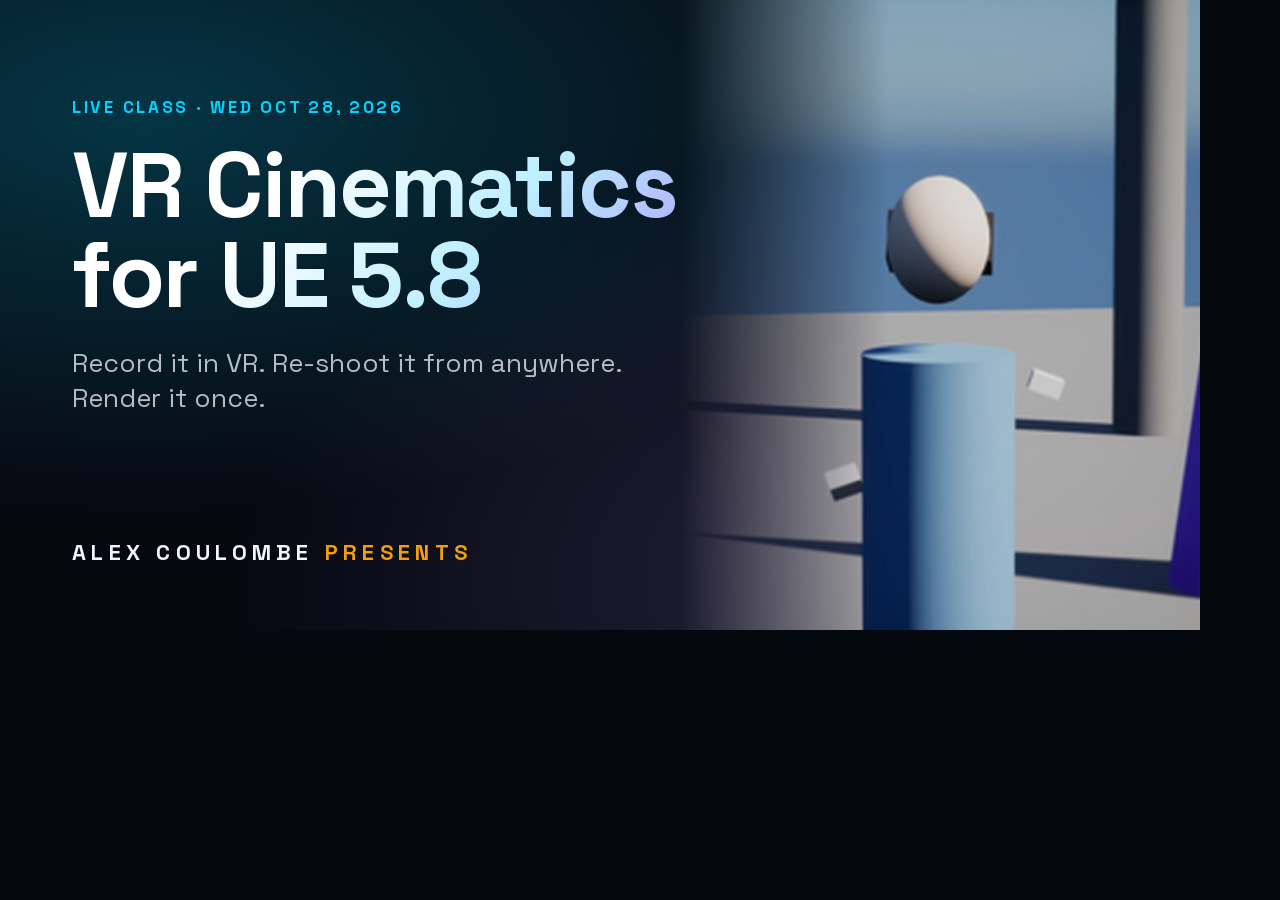
<file: social.html>
<!DOCTYPE html>
<html lang="en">
<head>
<meta charset="UTF-8">
<title>VR Cinematics for UE 5.8: social card</title>
<link href="assets/fonts/fonts.css" rel="stylesheet">
<style>
*{box-sizing:border-box;margin:0;padding:0}
html,body{width:1200px;height:630px;overflow:hidden;background:#060810;font-family:'Space Grotesk',system-ui,sans-serif;color:#f0f4ff}
.card{position:relative;width:1200px;height:630px;background:radial-gradient(ellipse at 12% 18%,rgba(0,212,255,.22),transparent 55%),radial-gradient(ellipse at 88% 92%,rgba(167,139,250,.24),transparent 55%),#060810;overflow:hidden}
.art{position:absolute;right:0;top:0;width:520px;height:630px;background:url(media/class/rig-orbit.jpg) center/cover;-webkit-mask-image:linear-gradient(90deg,transparent,#000 40%);mask-image:linear-gradient(90deg,transparent,#000 40%);opacity:.9}
.lb{position:absolute;right:0;left:0;height:56px;background:#000}
.txt{position:absolute;left:72px;top:96px;width:660px}
.ey{font-size:17px;font-weight:700;letter-spacing:.16em;white-space:nowrap;text-transform:uppercase;color:#00d4ff}
h1{margin-top:22px;font-size:92px;line-height:.98;font-weight:700;letter-spacing:-.02em;background:linear-gradient(130deg,#fff 30%,#bdeeff 62%,#a78bfa);-webkit-background-clip:text;background-clip:text;-webkit-text-fill-color:transparent}
p{margin-top:26px;font-size:26px;line-height:1.35;color:rgba(240,244,255,.75);max-width:600px}
.by{position:absolute;left:72px;bottom:64px;font-size:22px;font-weight:700;letter-spacing:.24em;text-transform:uppercase}
.by span{color:#f59e0b}
</style>
</head>
<body><div class="card"><div class="art"></div><div class="txt"><div class="ey">Live class · Wed Oct 28, 2026</div><h1>VR Cinematics<br>for UE 5.8</h1><p>Record it in VR. Re-shoot it from anywhere. Render it once.</p></div><div class="by">Alex Coulombe <span>Presents</span></div></div></body>
</html>
</file>
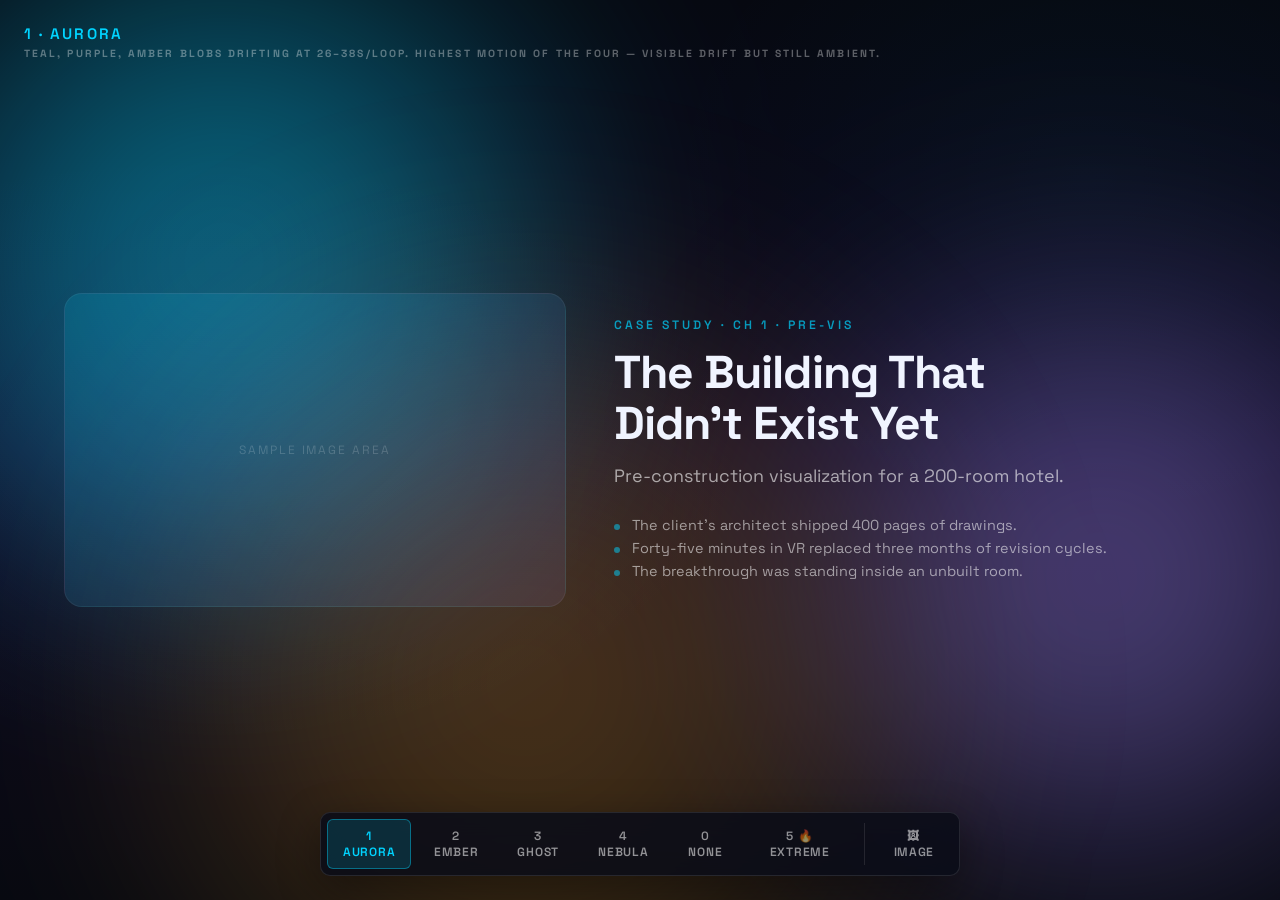
<file: tools/bg-preview.html>
<!DOCTYPE html>
<html lang="en">
<head>
<meta charset="utf-8">
<meta name="viewport" content="width=device-width,initial-scale=1,viewport-fit=cover">
<title>Spatial Deck — Background Style Preview</title>
<link rel="preconnect" href="https://fonts.googleapis.com">
<link rel="preconnect" href="https://fonts.gstatic.com" crossorigin>
<link href="https://fonts.googleapis.com/css2?family=Space+Grotesk:wght@400;500;600;700&display=swap" rel="stylesheet">
<style>
*,*::before,*::after{box-sizing:border-box;margin:0;padding:0}
:root{
  --teal:#00d4ff; --purple:#a78bfa; --amber:#f59e0b; --rose:#f43f5e;
  --bg:#060810; --text:#f0f4ff;
  --font:'Space Grotesk',system-ui,sans-serif;
}
html,body{width:100%;height:100%;overflow:hidden;background:var(--bg);color:var(--text);font-family:var(--font);-webkit-font-smoothing:antialiased}

/* ========================================================================
   STAGE — full-viewport bg + sample slide content overlay so the user can
   judge distraction level. Bg is swapped via a body class.
======================================================================== */
.stage{position:fixed;inset:0;z-index:0;overflow:hidden}
.bg-base{position:absolute;inset:0;background:radial-gradient(ellipse 80% 60% at 15% 50%,rgba(124,58,237,.05) 0%,transparent 55%),radial-gradient(ellipse 60% 70% at 85% 20%,rgba(0,212,255,.04) 0%,transparent 55%),linear-gradient(180deg,#060810 0%,#0b0820 50%,#060810 100%)}
.test-image{position:absolute;left:5%;right:5%;top:5%;bottom:5%;background:url('bg-preview-assets/testshot.jpg') center/contain no-repeat;opacity:0;transition:opacity .25s;border-radius:14px;box-shadow:0 24px 80px rgba(0,0,0,.5)}
body.show-image .test-image{opacity:1}
body.show-image .slide-mock{display:none}

/* Sample slide content (kept light so the bg is what we're judging) */
.slide-mock{position:relative;z-index:5;width:100%;height:100%;display:flex;align-items:center;justify-content:center;padding:clamp(40px,5vw,80px);pointer-events:none}
.slide-mock-inner{display:grid;grid-template-columns:1fr 1.2fr;gap:48px;max-width:1400px;width:100%;align-items:center}
.slide-mock-img{aspect-ratio:16/10;border-radius:18px;background:linear-gradient(135deg,rgba(0,212,255,.15),rgba(167,139,250,.1));border:1px solid rgba(255,255,255,.06);display:flex;align-items:center;justify-content:center;color:rgba(255,255,255,.18);font-size:.75rem;letter-spacing:.16em;text-transform:uppercase}
.slide-mock-text .ytag{font-size:clamp(.65rem,.95vw,.95rem);font-weight:600;letter-spacing:.25em;text-transform:uppercase;color:var(--teal);opacity:.7;margin-bottom:14px}
.slide-mock-text h1{font-size:clamp(1.8rem,3.6vw,3.6rem);font-weight:700;letter-spacing:-.02em;line-height:1.1;margin-bottom:14px}
.slide-mock-text p{font-size:clamp(1rem,1.4vw,1.4rem);color:rgba(255,255,255,.6);line-height:1.5;margin-bottom:24px}
.slide-mock-text ul{list-style:none}
.slide-mock-text li{font-size:clamp(.9rem,1.1vw,1.1rem);color:rgba(255,255,255,.55);line-height:1.6;padding-left:18px;position:relative}
.slide-mock-text li::before{content:'';position:absolute;left:0;top:.7em;width:6px;height:6px;border-radius:50%;background:var(--teal);opacity:.5}
@media (max-width:760px){.slide-mock-inner{grid-template-columns:1fr;gap:24px}.slide-mock-img{max-height:36vh}}

/* ========================================================================
   OPTION 1 — AURORA
   Three large blurred blobs in deck accent colors drift slowly.
   ~75s cycle. mix-blend-mode: screen for soft layering. GPU-only.
======================================================================== */
body.bg1 .opt-aurora{display:block}
.opt-aurora{display:none;position:absolute;inset:0;overflow:hidden;mix-blend-mode:screen}
.opt-aurora .blob{position:absolute;border-radius:50%;filter:blur(110px);will-change:transform}
.opt-aurora .b1{width:55%;aspect-ratio:1;background:radial-gradient(circle,rgba(0,212,255,.55),rgba(0,212,255,0));top:-10%;left:-10%;animation:aurora1 26s linear infinite}
.opt-aurora .b2{width:48%;aspect-ratio:1;background:radial-gradient(circle,rgba(167,139,250,.5),rgba(167,139,250,0));top:30%;right:-10%;animation:aurora2 32s linear infinite}
.opt-aurora .b3{width:62%;aspect-ratio:1;background:radial-gradient(circle,rgba(245,158,11,.32),rgba(245,158,11,0));bottom:-20%;left:10%;animation:aurora3 38s linear infinite}
@keyframes aurora1{0%{transform:translate(0,0)}25%{transform:translate(28vw,18vh)}50%{transform:translate(40vw,38vh)}75%{transform:translate(12vw,28vh)}100%{transform:translate(0,0)}}
@keyframes aurora2{0%{transform:translate(0,0)}25%{transform:translate(-20vw,-15vh)}50%{transform:translate(-32vw,8vh)}75%{transform:translate(-15vw,22vh)}100%{transform:translate(0,0)}}
@keyframes aurora3{0%{transform:translate(0,0)}25%{transform:translate(18vw,-15vh)}50%{transform:translate(28vw,-30vh)}75%{transform:translate(8vw,-18vh)}100%{transform:translate(0,0)}}

/* ========================================================================
   OPTION 2 — EMBER
   Warm tones (amber + rose) very slow opacity pulse + subtle drift.
   Like distant firelight on stone. Lower energy than Aurora.
======================================================================== */
body.bg2 .opt-ember{display:block}
.opt-ember{display:none;position:absolute;inset:0;overflow:hidden;mix-blend-mode:screen}
.opt-ember .blob{position:absolute;border-radius:50%;filter:blur(140px);will-change:transform,opacity}
.opt-ember .b1{width:60%;aspect-ratio:1;background:radial-gradient(circle,rgba(245,158,11,.5),rgba(245,158,11,0));top:-15%;left:20%;animation:emberDrift1 32s linear infinite,emberPulse1 9s ease-in-out infinite alternate}
.opt-ember .b2{width:50%;aspect-ratio:1;background:radial-gradient(circle,rgba(244,63,94,.35),rgba(244,63,94,0));bottom:-10%;right:-5%;animation:emberDrift2 40s linear infinite,emberPulse2 12s ease-in-out infinite alternate}
.opt-ember .b3{width:40%;aspect-ratio:1;background:radial-gradient(circle,rgba(254,215,170,.18),rgba(254,215,170,0));top:50%;left:-10%;animation:emberDrift3 36s linear infinite,emberPulse3 14s ease-in-out infinite alternate}
@keyframes emberDrift1{0%{transform:translate(0,0)}25%{transform:translate(-15vw,18vh)}50%{transform:translate(-22vw,28vh)}75%{transform:translate(-8vw,18vh)}100%{transform:translate(0,0)}}
@keyframes emberDrift2{0%{transform:translate(0,0)}25%{transform:translate(-18vw,-12vh)}50%{transform:translate(-28vw,-22vh)}75%{transform:translate(-12vw,-10vh)}100%{transform:translate(0,0)}}
@keyframes emberDrift3{0%{transform:translate(0,0)}25%{transform:translate(28vw,-6vh)}50%{transform:translate(38vw,-12vh)}75%{transform:translate(20vw,-4vh)}100%{transform:translate(0,0)}}
@keyframes emberPulse1{0%{opacity:.7}100%{opacity:1}}
@keyframes emberPulse2{0%{opacity:.55}100%{opacity:1}}
@keyframes emberPulse3{0%{opacity:.5}100%{opacity:.95}}

/* ========================================================================
   OPTION 3 — GHOST (Christmas Carol audience feel)
   Pale, low-opacity wisps drifting at different speeds — suggests
   ethereal figures hovering in space. Wider blur, lower saturation.
======================================================================== */
body.bg3 .opt-ghost{display:block}
.opt-ghost{display:none;position:absolute;inset:0;overflow:hidden;mix-blend-mode:screen}
.opt-ghost .blob{position:absolute;border-radius:50%;filter:blur(140px);will-change:transform}
.opt-ghost .b1{width:50%;aspect-ratio:1;background:radial-gradient(circle,rgba(180,210,255,.32),rgba(180,210,255,0));top:10%;left:5%;animation:ghost1 28s linear infinite}
.opt-ghost .b2{width:42%;aspect-ratio:1;background:radial-gradient(circle,rgba(220,200,255,.28),rgba(220,200,255,0));top:30%;right:5%;animation:ghost2 36s linear infinite}
.opt-ghost .b3{width:55%;aspect-ratio:1;background:radial-gradient(circle,rgba(160,180,220,.24),rgba(160,180,220,0));bottom:-5%;left:30%;animation:ghost3 32s linear infinite}
.opt-ghost .b4{width:38%;aspect-ratio:1;background:radial-gradient(circle,rgba(200,210,250,.22),rgba(200,210,250,0));top:55%;left:-5%;animation:ghost4 44s linear infinite}
@keyframes ghost1{0%{transform:translate(0,0)}25%{transform:translate(20vw,12vh)}50%{transform:translate(28vw,-2vh)}75%{transform:translate(10vw,-12vh)}100%{transform:translate(0,0)}}
@keyframes ghost2{0%{transform:translate(0,0)}25%{transform:translate(-15vw,14vh)}50%{transform:translate(-18vw,28vh)}75%{transform:translate(-6vw,16vh)}100%{transform:translate(0,0)}}
@keyframes ghost3{0%{transform:translate(0,0)}25%{transform:translate(-12vw,-12vh)}50%{transform:translate(8vw,-22vh)}75%{transform:translate(14vw,-8vh)}100%{transform:translate(0,0)}}
@keyframes ghost4{0%{transform:translate(0,0)}25%{transform:translate(22vw,-4vh)}50%{transform:translate(36vw,12vh)}75%{transform:translate(18vw,18vh)}100%{transform:translate(0,0)}}

/* ========================================================================
   OPTION 4 — NEBULA
   Cool + warm blobs combined, with one slow-rotating element behind.
   Most active of the four — still slow but feels alive.
======================================================================== */
body.bg4 .opt-nebula{display:block}
.opt-nebula{display:none;position:absolute;inset:0;overflow:hidden;mix-blend-mode:screen}
.opt-nebula .blob{position:absolute;border-radius:50%;filter:blur(120px);will-change:transform}
.opt-nebula .swirl{position:absolute;inset:-25%;background:conic-gradient(from 0deg,rgba(0,212,255,.05),rgba(167,139,250,.04),rgba(245,158,11,.05),rgba(244,63,94,.04),rgba(0,212,255,.05));filter:blur(80px);will-change:transform;animation:swirl 80s linear infinite}
.opt-nebula .b1{width:45%;aspect-ratio:1;background:radial-gradient(circle,rgba(0,212,255,.45),rgba(0,212,255,0));top:-5%;left:0;animation:nebula1 30s linear infinite}
.opt-nebula .b2{width:42%;aspect-ratio:1;background:radial-gradient(circle,rgba(167,139,250,.42),rgba(167,139,250,0));bottom:-5%;right:5%;animation:nebula2 36s linear infinite}
.opt-nebula .b3{width:35%;aspect-ratio:1;background:radial-gradient(circle,rgba(245,158,11,.28),rgba(245,158,11,0));top:50%;left:50%;animation:nebula3 26s linear infinite}
@keyframes nebula1{0%{transform:translate(0,0)}25%{transform:translate(22vw,18vh)}50%{transform:translate(32vw,8vh)}75%{transform:translate(14vw,-8vh)}100%{transform:translate(0,0)}}
@keyframes nebula2{0%{transform:translate(0,0)}25%{transform:translate(-18vw,-14vh)}50%{transform:translate(-28vw,4vh)}75%{transform:translate(-12vw,12vh)}100%{transform:translate(0,0)}}
@keyframes nebula3{0%{transform:translate(-50%,-50%)}25%{transform:translate(-30%,-58%)}50%{transform:translate(-22%,-42%)}75%{transform:translate(-58%,-44%)}100%{transform:translate(-50%,-50%)}}
@keyframes swirl{0%{transform:rotate(0deg)}100%{transform:rotate(360deg)}}

/* ========================================================================
   OPTION 5 — EXTREME (proof / debug)
   Saturated colors, fast cycles, big translation. Deliberately over the
   top so the effect is unmistakable, including on top of an image.
======================================================================== */
body.bg5 .opt-extreme{display:block}
.opt-extreme{display:none;position:absolute;inset:0;overflow:hidden;mix-blend-mode:screen}
.opt-extreme .blob{position:absolute;border-radius:50%;filter:blur(70px);will-change:transform}
.opt-extreme .b1{width:60%;aspect-ratio:1;background:radial-gradient(circle,rgba(0,212,255,1),rgba(0,212,255,0));top:-15%;left:-15%;animation:ext1 7s linear infinite}
.opt-extreme .b2{width:55%;aspect-ratio:1;background:radial-gradient(circle,rgba(167,139,250,.95),rgba(167,139,250,0));top:25%;right:-15%;animation:ext2 9s linear infinite}
.opt-extreme .b3{width:65%;aspect-ratio:1;background:radial-gradient(circle,rgba(245,158,11,.85),rgba(245,158,11,0));bottom:-20%;left:5%;animation:ext3 11s linear infinite}
.opt-extreme .b4{width:50%;aspect-ratio:1;background:radial-gradient(circle,rgba(244,63,94,.85),rgba(244,63,94,0));top:40%;left:30%;animation:ext4 8s linear infinite}
@keyframes ext1{0%{transform:translate(0,0)}25%{transform:translate(50vw,30vh)}50%{transform:translate(70vw,60vh)}75%{transform:translate(20vw,40vh)}100%{transform:translate(0,0)}}
@keyframes ext2{0%{transform:translate(0,0)}25%{transform:translate(-40vw,-25vh)}50%{transform:translate(-60vw,15vh)}75%{transform:translate(-30vw,40vh)}100%{transform:translate(0,0)}}
@keyframes ext3{0%{transform:translate(0,0)}25%{transform:translate(40vw,-30vh)}50%{transform:translate(60vw,-50vh)}75%{transform:translate(20vw,-30vh)}100%{transform:translate(0,0)}}
@keyframes ext4{0%{transform:translate(0,0)}25%{transform:translate(-25vw,25vh)}50%{transform:translate(20vw,-25vh)}75%{transform:translate(35vw,15vh)}100%{transform:translate(0,0)}}

/* ========================================================================
   CONTROLS
======================================================================== */
.ctl{position:fixed;left:50%;bottom:24px;transform:translateX(-50%);z-index:50;display:flex;gap:6px;background:rgba(10,12,24,.85);border:1px solid rgba(255,255,255,.1);border-radius:10px;padding:6px;backdrop-filter:blur(12px);box-shadow:0 12px 40px rgba(0,0,0,.4)}
.ctl button{background:transparent;border:none;color:rgba(255,255,255,.55);font:600 .75rem var(--font);letter-spacing:.06em;text-transform:uppercase;padding:8px 14px;border-radius:6px;cursor:pointer;transition:all .15s;font-family:var(--font)}
.ctl button:hover{color:#fff;background:rgba(255,255,255,.05)}
.ctl button.active{background:rgba(0,212,255,.15);color:var(--teal);border:1px solid rgba(0,212,255,.4)}
.label-tag{position:fixed;top:24px;left:24px;z-index:50;font-size:.65rem;font-weight:700;letter-spacing:.2em;text-transform:uppercase;color:rgba(255,255,255,.35)}
.desc-tag{position:fixed;top:48px;left:24px;z-index:50;font-size:.78rem;color:rgba(255,255,255,.6);max-width:340px;line-height:1.5}
.title-tag{font-size:.95rem;font-weight:600;color:var(--teal);margin-bottom:4px}
@media (max-width:600px){.label-tag,.desc-tag{left:12px;right:12px;max-width:none}.desc-tag{font-size:.72rem}.ctl{padding:4px;gap:3px}.ctl button{padding:6px 10px;font-size:.65rem}}
</style>
</head>
<body class="bg1">
<div class="stage">
  <div class="bg-base"></div>
  <div class="test-image"></div>
  <div class="opt-aurora"><div class="blob b1"></div><div class="blob b2"></div><div class="blob b3"></div></div>
  <div class="opt-ember"><div class="blob b1"></div><div class="blob b2"></div><div class="blob b3"></div></div>
  <div class="opt-ghost"><div class="blob b1"></div><div class="blob b2"></div><div class="blob b3"></div><div class="blob b4"></div></div>
  <div class="opt-nebula"><div class="swirl"></div><div class="blob b1"></div><div class="blob b2"></div><div class="blob b3"></div></div>
  <div class="opt-extreme"><div class="blob b1"></div><div class="blob b2"></div><div class="blob b3"></div><div class="blob b4"></div></div>
</div>

<!-- Mock slide content so you can judge distraction with real-feeling layout -->
<div class="slide-mock">
  <div class="slide-mock-inner">
    <div class="slide-mock-img">Sample image area</div>
    <div class="slide-mock-text">
      <div class="ytag">Case Study · CH 1 · Pre-Vis</div>
      <h1>The Building That<br>Didn't Exist Yet</h1>
      <p>Pre-construction visualization for a 200-room hotel.</p>
      <ul>
        <li>The client's architect shipped 400 pages of drawings.</li>
        <li>Forty-five minutes in VR replaced three months of revision cycles.</li>
        <li>The breakthrough was standing inside an unbuilt room.</li>
      </ul>
    </div>
  </div>
</div>

<div class="label-tag" id="label">
  <div class="title-tag" id="title">1 · Aurora</div>
  <div id="desc">Teal, purple, amber blobs drifting at 26–38s/loop. Highest motion of the four — visible drift but still ambient.</div>
</div>

<div class="ctl">
  <button class="active" data-bg="bg1">1 Aurora</button>
  <button data-bg="bg2">2 Ember</button>
  <button data-bg="bg3">3 Ghost</button>
  <button data-bg="bg4">4 Nebula</button>
  <button data-bg="bg0" title="Plain (current deck baseline)">0 None</button>
  <button data-bg="bg5" title="Extreme (proof of effect)">5 🔥 Extreme</button>
  <span style="width:1px;background:rgba(255,255,255,.1);margin:4px 4px"></span>
  <button id="img-toggle" title="Overlay 90% test image">🖼 Image</button>
</div>

<script>
const META = {
  bg1: {title:'1 · Aurora', desc:"Teal, purple, amber blobs drifting at 26–38s/loop. Highest motion of the four — visible drift but still ambient."},
  bg2: {title:'2 · Ember',  desc:'Warm amber + rose drift at 32–40s with 9–14s opacity pulse. Distant firelight on stone.'},
  bg3: {title:'3 · Ghost',  desc:'Pale wisps drifting at staggered 28–44s loops — A Christmas Carol audience. Ethereal, least "designed."'},
  bg4: {title:'4 · Nebula', desc:'Cool + warm blobs (26–36s) + slow conic rotation behind (80s). Fullest texture without being busy.'},
  bg0: {title:'0 · None',   desc:'Current Spatial Deck baseline — static gradient + stars. For comparison.'},
  bg5: {title:'5 · 🔥 EXTREME', desc:'Saturated, fast (7–11s loops), large translation. Deliberately over the top — proof the blend mode + animation work, especially on top of the image.'}
};
const buttons = document.querySelectorAll('.ctl button[data-bg]');
const titleEl = document.getElementById('title');
const descEl = document.getElementById('desc');
buttons.forEach(b => b.addEventListener('click', () => {
  const bg = b.dataset.bg;
  // Preserve show-image state when switching bg style
  const wasImageOn = document.body.classList.contains('show-image');
  document.body.className = (bg === 'bg0' ? '' : bg) + (wasImageOn ? ' show-image' : '');
  buttons.forEach(x => x.classList.toggle('active', x === b));
  titleEl.textContent = META[bg].title;
  descEl.textContent  = META[bg].desc;
}));
// Keyboard 1-4-0 to switch + I to toggle image
document.addEventListener('keydown', e => {
  const map = {'1':'bg1','2':'bg2','3':'bg3','4':'bg4','5':'bg5','0':'bg0'};
  if (map[e.key]) document.querySelector(`button[data-bg="${map[e.key]}"]`).click();
  if (e.key === 'i' || e.key === 'I') document.getElementById('img-toggle').click();
});
// Image toggle
document.getElementById('img-toggle').addEventListener('click', () => {
  document.body.classList.toggle('show-image');
  document.getElementById('img-toggle').classList.toggle('active', document.body.classList.contains('show-image'));
});
</script>
</body>
</html>
</file>
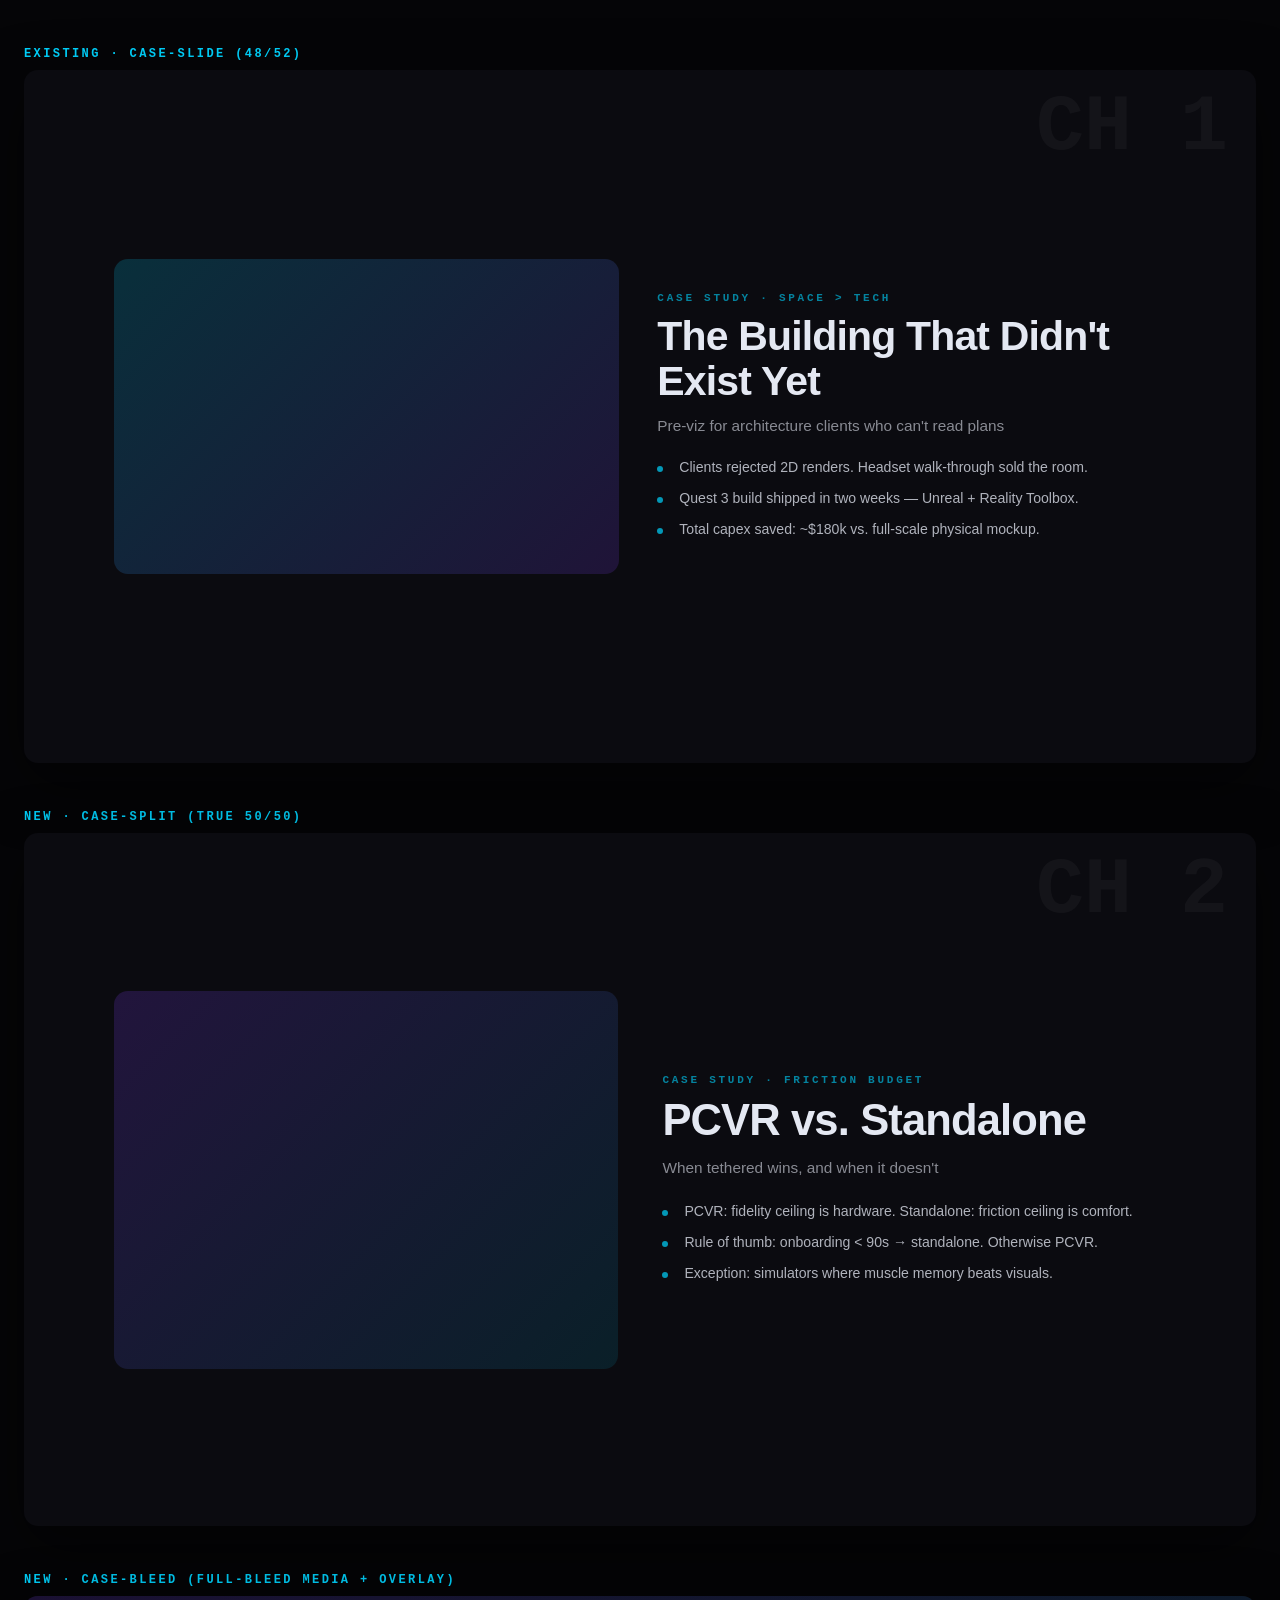
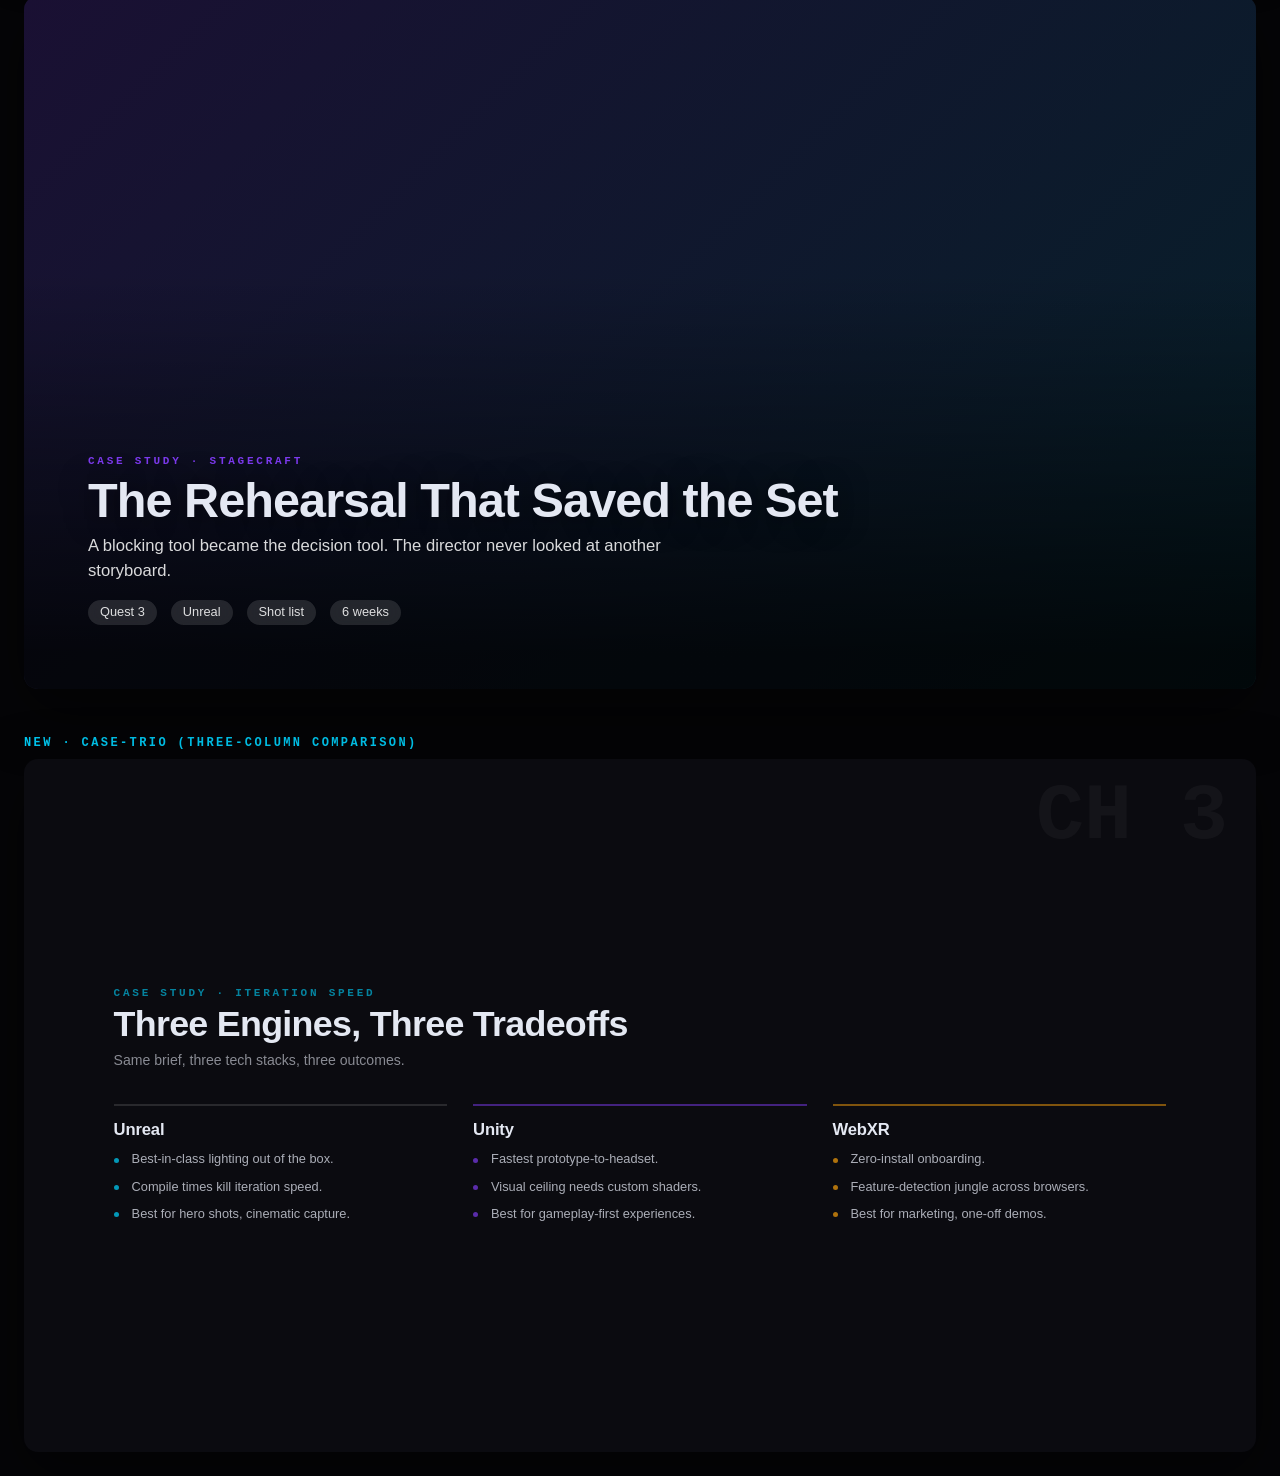
<file: tools/layouts/preview.html>
<!doctype html>
<html lang="en">
<head>
<meta charset="utf-8">
<meta name="viewport" content="width=device-width,initial-scale=1">
<title>Spatial Deck — Layout Preview</title>
<style>
/* ── Existing token subset (match index.html :root) ── */
:root{
  --bg:#0b0b10;--fg:rgba(240,244,255,.95);--dim:rgba(240,244,255,.55);
  --teal:#00d4ff;--purple:#7c3aed;--amber:#f59e0b;--rose:#f43f7d;
}
*{box-sizing:border-box}
body{margin:0;font:15px/1.5 -apple-system,BlinkMacSystemFont,"Segoe UI",sans-serif;
     background:#050507;color:var(--fg)}
h3{font:600 12px/1 ui-monospace,monospace;letter-spacing:.2em;text-transform:uppercase;
   color:var(--teal);margin:48px 24px 10px}
.slide{position:relative;aspect-ratio:16/9;background:var(--bg);margin:0 24px 24px;
       border-radius:14px;overflow:hidden;box-shadow:0 20px 60px rgba(0,0,0,.5)}
.slide .year-ghost{position:absolute;top:18px;right:28px;font:700 80px/1 ui-monospace,monospace;
                   color:rgba(255,255,255,.04);pointer-events:none}

/* ── EXISTING: .case-slide (row 48/52, already in index.html) ── */
/* Included here for reference — NOT part of the patch. */
.case-slide-ref{display:flex;flex-direction:row;gap:clamp(24px,3vw,60px);
                padding:clamp(40px,5vw,90px) clamp(60px,7vw,140px);height:100%;align-items:center}
.case-slide-ref .img{flex:0 0 48%;aspect-ratio:16/10;border-radius:14px;
                     background:linear-gradient(135deg,rgba(0,212,255,.18),rgba(124,58,237,.18))}
.case-slide-ref .content{flex:1;display:flex;flex-direction:column;gap:10px}
.case-slide-ref .ytag{font:600 11px/1 ui-monospace,monospace;letter-spacing:.25em;
                      text-transform:uppercase;color:var(--teal);opacity:.6}
.case-slide-ref .title{font:700 clamp(28px,3.2vw,52px)/1.1 -apple-system,sans-serif;
                       letter-spacing:-.02em}
.case-slide-ref .sub{color:var(--dim);font-size:clamp(14px,1.2vw,22px);margin-bottom:10px}
.case-slide-ref ul{list-style:none;padding:0;margin:0;display:flex;flex-direction:column;gap:10px}
.case-slide-ref ul li{padding-left:22px;position:relative;color:rgba(240,244,255,.72);
                      font-size:clamp(13px,1.1vw,18px);line-height:1.5}
.case-slide-ref ul li::before{content:'';position:absolute;left:0;top:.65em;width:6px;height:6px;
                              border-radius:50%;background:var(--teal);opacity:.7}

/* ── NEW LAYOUT 1: case-split (true 50/50, more breathing room) ──
   Motivation: cases where image + text have equal weight and you want the
   image to crop less aggressively. Grid-based so bullet wrap behaves better
   at narrow aspect ratios. */
.case-split{display:grid;grid-template-columns:1fr 1fr;gap:clamp(28px,3.5vw,72px);
            padding:clamp(48px,5vw,100px) clamp(64px,7vw,140px);height:100%;align-items:center}
.case-split .img{aspect-ratio:4/3;border-radius:14px;overflow:hidden;
                 background:linear-gradient(135deg,rgba(124,58,237,.2),rgba(0,212,255,.1))}
.case-split .img img,.case-split .img iframe{width:100%;height:100%;object-fit:cover;display:block}
.case-split .content{display:flex;flex-direction:column;gap:12px}
.case-split .ytag{font:600 11px/1 ui-monospace,monospace;letter-spacing:.25em;
                  text-transform:uppercase;color:var(--teal);opacity:.6}
.case-split .title{font:700 clamp(30px,3.4vw,56px)/1.05 -apple-system,sans-serif;
                   letter-spacing:-.02em}
.case-split .sub{color:var(--dim);font-size:clamp(14px,1.2vw,22px)}
.case-split ul{list-style:none;padding:0;margin:10px 0 0;display:flex;flex-direction:column;gap:10px}
.case-split ul li{padding-left:22px;position:relative;color:rgba(240,244,255,.72);
                  font-size:clamp(13px,1.1vw,18px);line-height:1.5}
.case-split ul li::before{content:'';position:absolute;left:0;top:.65em;width:6px;height:6px;
                          border-radius:50%;background:var(--teal);opacity:.7}
.accent-purple .case-split .ytag,.accent-purple .case-split ul li::before{color:var(--purple);background:var(--purple)}
.accent-amber  .case-split .ytag,.accent-amber  .case-split ul li::before{color:var(--amber);background:var(--amber)}
.accent-rose   .case-split .ytag,.accent-rose   .case-split ul li::before{color:var(--rose);background:var(--rose)}

/* ── NEW LAYOUT 2: case-bleed (full-bleed media + overlay caption) ──
   Motivation: hero/emotional moments where the image is the content and the
   text should get out of the way. Bottom-left title, subtle gradient wash. */
.case-bleed{position:relative;height:100%;overflow:hidden}
.case-bleed .img{position:absolute;inset:0;background:linear-gradient(135deg,#1a1033,#052028)}
.case-bleed .img img,.case-bleed .img iframe{width:100%;height:100%;object-fit:cover;display:block}
.case-bleed::after{content:'';position:absolute;inset:0;pointer-events:none;
                   background:linear-gradient(180deg,transparent 40%,rgba(0,0,0,.75) 95%)}
.case-bleed .content{position:absolute;left:clamp(48px,5vw,100px);bottom:clamp(40px,5vw,80px);
                     right:clamp(48px,5vw,100px);z-index:2;display:flex;flex-direction:column;gap:8px;
                     max-width:820px}
.case-bleed .ytag{font:600 11px/1 ui-monospace,monospace;letter-spacing:.25em;
                  text-transform:uppercase;color:var(--teal)}
.case-bleed .title{font:700 clamp(32px,3.8vw,64px)/1.05 -apple-system,sans-serif;
                   letter-spacing:-.02em;text-shadow:0 2px 30px rgba(0,0,0,.6)}
.case-bleed .sub{color:rgba(255,255,255,.85);font-size:clamp(15px,1.3vw,24px);max-width:70%}
.case-bleed ul{list-style:none;padding:0;margin:8px 0 0;display:flex;flex-wrap:wrap;gap:8px 14px}
.case-bleed ul li{font:500 clamp(12px,1vw,16px)/1.3 -apple-system,sans-serif;
                  color:rgba(255,255,255,.85);padding:4px 12px;border-radius:999px;
                  background:rgba(255,255,255,.12);backdrop-filter:blur(8px)}
.accent-purple .case-bleed .ytag{color:var(--purple)}
.accent-amber  .case-bleed .ytag{color:var(--amber)}
.accent-rose   .case-bleed .ytag{color:var(--rose)}

/* ── NEW LAYOUT 3: case-trio (three-column comparison) ──
   Motivation: comparison slides (A vs B vs C) where parallel structure is
   the whole point. Bullets split across 3 columns; first bullet of each
   column becomes the column header. */
.case-trio{display:flex;flex-direction:column;gap:clamp(24px,2.5vw,48px);
           padding:clamp(44px,5vw,90px) clamp(60px,7vw,140px);height:100%;justify-content:center}
.case-trio .head{display:flex;flex-direction:column;gap:6px}
.case-trio .ytag{font:600 11px/1 ui-monospace,monospace;letter-spacing:.25em;
                 text-transform:uppercase;color:var(--teal);opacity:.6}
.case-trio .title{font:700 clamp(26px,2.8vw,44px)/1.1 -apple-system,sans-serif;letter-spacing:-.02em}
.case-trio .sub{color:var(--dim);font-size:clamp(14px,1.1vw,18px);max-width:800px}
.case-trio .cols{display:grid;grid-template-columns:1fr 1fr 1fr;gap:clamp(20px,2vw,36px)}
.case-trio .col{border-top:2px solid rgba(255,255,255,.12);padding-top:14px;
                display:flex;flex-direction:column;gap:10px}
.case-trio .col h4{font:700 clamp(14px,1.3vw,20px)/1.2 -apple-system,sans-serif;letter-spacing:-.01em;
                   margin:0;color:var(--fg)}
.case-trio .col ul{list-style:none;padding:0;margin:0;display:flex;flex-direction:column;gap:8px}
.case-trio .col ul li{padding-left:18px;position:relative;color:rgba(240,244,255,.7);
                      font-size:clamp(12px,1vw,16px);line-height:1.5}
.case-trio .col ul li::before{content:'';position:absolute;left:0;top:.65em;width:5px;height:5px;
                              border-radius:50%;background:var(--teal);opacity:.7}
.case-trio .col:nth-child(2){border-top-color:rgba(124,58,237,.5)}
.case-trio .col:nth-child(2) ul li::before{background:var(--purple)}
.case-trio .col:nth-child(3){border-top-color:rgba(245,158,11,.5)}
.case-trio .col:nth-child(3) ul li::before{background:var(--amber)}
</style>
</head>
<body>

<h3>Existing · case-slide (48/52)</h3>
<div class="slide">
  <div class="year-ghost">CH 1</div>
  <div class="case-slide-ref">
    <div class="img"></div>
    <div class="content">
      <div class="ytag">Case Study · SPACE &gt; TECH</div>
      <div class="title">The Building That Didn't Exist Yet</div>
      <div class="sub">Pre-viz for architecture clients who can't read plans</div>
      <ul>
        <li>Clients rejected 2D renders. Headset walk-through sold the room.</li>
        <li>Quest 3 build shipped in two weeks — Unreal + Reality Toolbox.</li>
        <li>Total capex saved: ~$180k vs. full-scale physical mockup.</li>
      </ul>
    </div>
  </div>
</div>

<h3>New · case-split (true 50/50)</h3>
<div class="slide">
  <div class="year-ghost">CH 2</div>
  <div class="case-split">
    <div class="img"></div>
    <div class="content">
      <div class="ytag">Case Study · FRICTION BUDGET</div>
      <div class="title">PCVR vs. Standalone</div>
      <div class="sub">When tethered wins, and when it doesn't</div>
      <ul>
        <li>PCVR: fidelity ceiling is hardware. Standalone: friction ceiling is comfort.</li>
        <li>Rule of thumb: onboarding &lt; 90s → standalone. Otherwise PCVR.</li>
        <li>Exception: simulators where muscle memory beats visuals.</li>
      </ul>
    </div>
  </div>
</div>

<h3>New · case-bleed (full-bleed media + overlay)</h3>
<div class="slide accent-purple">
  <div class="case-bleed">
    <div class="img"></div>
    <div class="content">
      <div class="ytag">Case Study · STAGECRAFT</div>
      <div class="title">The Rehearsal That Saved the Set</div>
      <div class="sub">A blocking tool became the decision tool. The director never looked at another storyboard.</div>
      <ul>
        <li>Quest 3</li>
        <li>Unreal</li>
        <li>Shot list</li>
        <li>6 weeks</li>
      </ul>
    </div>
  </div>
</div>

<h3>New · case-trio (three-column comparison)</h3>
<div class="slide">
  <div class="year-ghost">CH 3</div>
  <div class="case-trio">
    <div class="head">
      <div class="ytag">Case Study · ITERATION SPEED</div>
      <div class="title">Three Engines, Three Tradeoffs</div>
      <div class="sub">Same brief, three tech stacks, three outcomes.</div>
    </div>
    <div class="cols">
      <div class="col">
        <h4>Unreal</h4>
        <ul>
          <li>Best-in-class lighting out of the box.</li>
          <li>Compile times kill iteration speed.</li>
          <li>Best for hero shots, cinematic capture.</li>
        </ul>
      </div>
      <div class="col">
        <h4>Unity</h4>
        <ul>
          <li>Fastest prototype-to-headset.</li>
          <li>Visual ceiling needs custom shaders.</li>
          <li>Best for gameplay-first experiences.</li>
        </ul>
      </div>
      <div class="col">
        <h4>WebXR</h4>
        <ul>
          <li>Zero-install onboarding.</li>
          <li>Feature-detection jungle across browsers.</li>
          <li>Best for marketing, one-off demos.</li>
        </ul>
      </div>
    </div>
  </div>
</div>

</body>
</html>
</file>
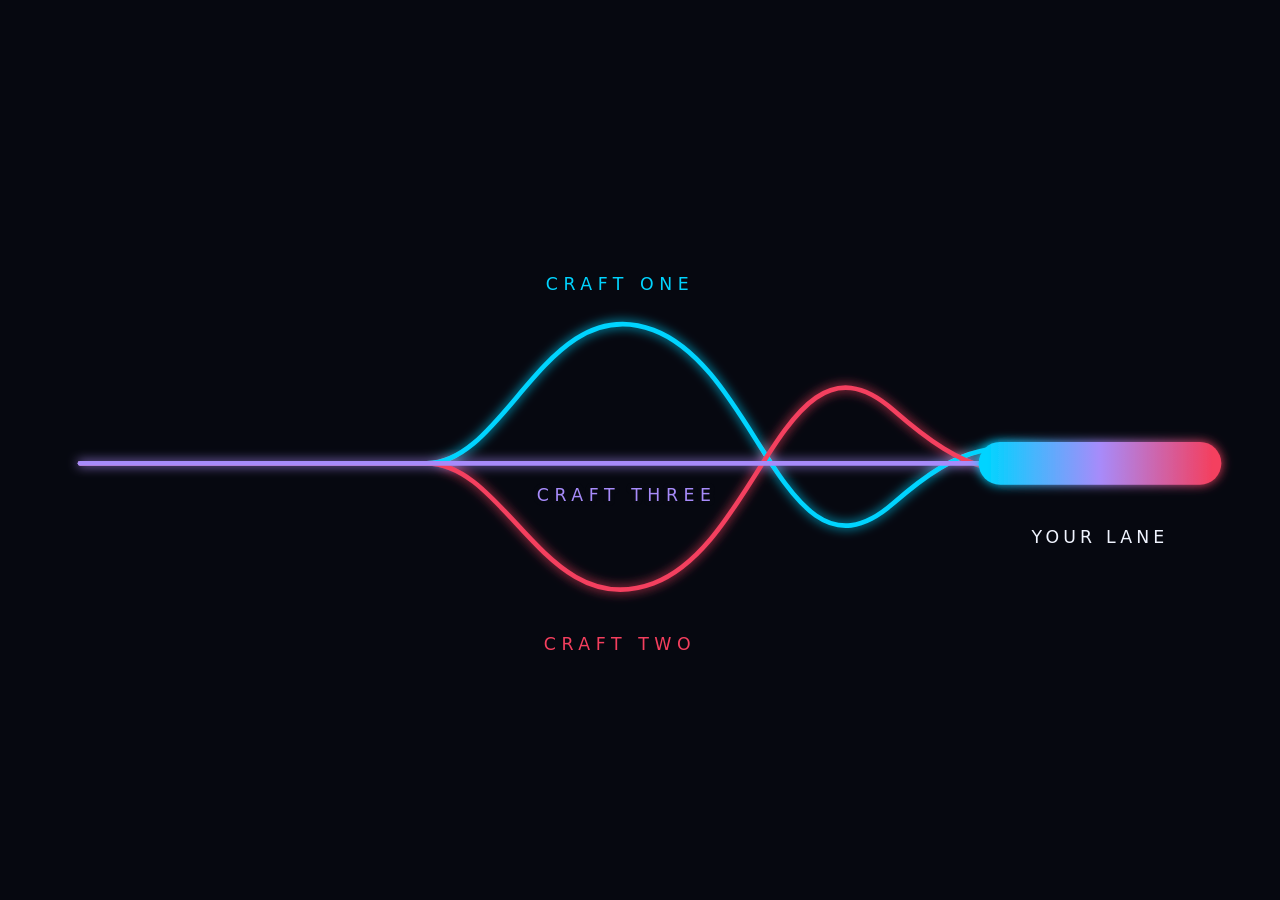
<file: slides/core/lane/lane.html>
<!DOCTYPE html>
<html lang="en"><head><meta charset="UTF-8"><meta name="viewport" content="width=device-width,initial-scale=1">
<title>Lane — Spatial Deck module core/lane</title>
<!-- core/lane: one straight lane splits into three strands that braid back into one wider path. Every word is a prop
     (slide.js). Seekable: ?static = final frame, ?t=SEC = frame at SEC, window.seek(sec); in a deck, slides/sd-frame.js
     answers enter/leave over postMessage. Geometry from ibrews/pmre-2026-xr-chitect media/motion/lane.html @310afba. -->
<style>
:root{--bg:#060810;--teal:#00d4ff;--purple:#a78bfa;--amber:#f59e0b;--rose:#f43f5e;--text:#f0f4ff;--dim:rgba(240,244,255,.45)}
html,body{margin:0;height:100%;background:var(--bg);overflow:hidden;font-family:'Space Grotesk','Inter','Avenir Next','Helvetica Neue',system-ui,sans-serif}
svg{width:100%;height:100%;display:block}
.draw{stroke-dasharray:1;stroke-dashoffset:1;animation:draw var(--d,2s) cubic-bezier(.6,0,.3,1) var(--t,0s) forwards}
@keyframes draw{to{stroke-dashoffset:0}}
.fade{opacity:0;animation:fade .9s ease var(--t,0s) forwards}
@keyframes fade{to{opacity:1}}
.fadeout{animation:fadeout .8s ease var(--t,0s) forwards}
@keyframes fadeout{to{opacity:0}}
.rise{opacity:0;transform:translateY(24px);animation:rise 1s cubic-bezier(.2,.8,.2,1) var(--t,0s) forwards}
@keyframes rise{to{opacity:1;transform:none}}
.lane-dash{stroke-dasharray:28 22;animation:march 1.2s linear 0s 6 forwards}
@keyframes march{to{stroke-dashoffset:-50}}
.label{fill:var(--dim);font-size:26px;letter-spacing:.32em;font-weight:500}
.halo{stroke:#060810;stroke-width:14px;stroke-linejoin:round;paint-order:stroke fill}  /* labels sit clear of the strands; the halo keeps a crossing glow off the letters */
.big{fill:var(--text);font-size:96px;font-weight:600;letter-spacing:-.01em}
.dot{offset-rotate:0deg}
</style></head><body>
<svg viewBox="0 0 1920 1080" preserveAspectRatio="xMidYMid meet" id="lane" aria-label="">
<defs>
  <linearGradient id="g" gradientUnits="userSpaceOnUse" x1="1480" y1="0" x2="1820" y2="0"><stop offset="0" stop-color="#00d4ff"/><stop offset=".5" stop-color="#a78bfa"/><stop offset="1" stop-color="#f43f5e"/></linearGradient>
  <filter id="glow" filterUnits="userSpaceOnUse" x="0" y="0" width="1920" height="1080"><feGaussianBlur stdDeviation="8" result="b"/><feMerge><feMergeNode in="b"/><feMergeNode in="SourceGraphic"/></feMerge></filter>
</defs>
<!-- Act 1: the single lane -->
<g class="fadeout" style="--t:4.8s">
  <line x1="120" y1="500" x2="1800" y2="500" stroke="rgba(240,244,255,.35)" stroke-width="3" class="draw" pathLength="1" style="--d:1.6s;--t:.2s"/>
  <line x1="120" y1="620" x2="1800" y2="620" stroke="rgba(240,244,255,.35)" stroke-width="3" class="draw" pathLength="1" style="--d:1.6s;--t:.35s"/>
  <line x1="120" y1="560" x2="1800" y2="560" stroke="rgba(240,244,255,.5)" stroke-width="4" class="lane-dash"/>
  <text x="960" y="400" text-anchor="middle" class="big rise" style="--t:1.6s" data-p="title"></text>
  <text x="960" y="720" text-anchor="middle" class="label rise" style="--t:2.6s" data-p="caption"></text>
</g>
<!-- Act 2: three strands leave the lane and braid -->
<g filter="url(#glow)" fill="none" stroke-linecap="round">
  <path d="M120 560 C 420 560, 520 560, 640 560 S 820 300, 980 360 S 1180 760, 1340 620 S 1520 560, 1800 560" stroke="#00d4ff" stroke-width="7" class="draw" pathLength="1" style="--d:3.6s;--t:5.6s"/>
  <path d="M120 560 C 420 560, 520 560, 640 560 S 820 800, 980 740 S 1180 340, 1340 480 S 1520 560, 1800 560" stroke="#f43f5e" stroke-width="7" class="draw" pathLength="1" style="--d:3.6s;--t:5.8s"/>
  <path d="M120 560 C 420 560, 520 560, 640 560 S 820 560, 980 560 S 1180 560, 1340 560 S 1520 560, 1800 560" stroke="#a78bfa" stroke-width="7" class="draw" pathLength="1" style="--d:3.6s;--t:6.0s"/>
</g>
<text x="930" y="300" text-anchor="middle" class="label fade" style="--t:6.8s;fill:#00d4ff" data-p="strands.0"></text>
<text x="930" y="840" text-anchor="middle" class="label fade" style="--t:7.0s;fill:#f43f5e" data-p="strands.1"></text>
<text x="940" y="616" text-anchor="middle" class="label halo fade" style="--t:7.2s;fill:#a78bfa" data-p="strands.2"></text>
<!-- Act 3: one wider path -->
<path d="M1500 560 L 1800 560" stroke="url(#g)" stroke-width="64" stroke-linecap="round" class="draw" pathLength="1" style="--d:1.2s;--t:9.4s" filter="url(#glow)"/>
<text x="1650" y="680" text-anchor="middle" class="label fade" style="--t:10.2s;fill:#f0f4ff;letter-spacing:.24em" data-p="result"></text>
<text x="960" y="200" text-anchor="middle" class="big rise" style="--t:10.8s;font-size:84px" data-p="punch"></text>
</svg>
<script src="../../sd-frame.js"></script>
<script>
// Words come from the deck (props) or these neutral defaults; the library holds no talk text.
const P = SDFrame.props({ title: 'Pick a lane.', caption: 'STAY IN IT', strands: ['CRAFT ONE', 'CRAFT TWO', 'CRAFT THREE'], result: 'YOUR LANE', punch: '' });
document.querySelectorAll('[data-p]').forEach((el) => {
  const [k, i] = el.dataset.p.split('.'); const v = i == null ? P[k] : (P[k] || [])[+i];
  if (v) el.textContent = v; else el.remove();
});
document.getElementById('lane').setAttribute('aria-label', `${P.title} ${P.caption}. One lane splits into ${(P.strands || []).join(', ')}, which braid back into one wider path: ${P.result}. ${P.punch || ''}`.trim());
SDFrame.init({ duration: 13, steps: 0 });
</script>
</body></html>
</file>
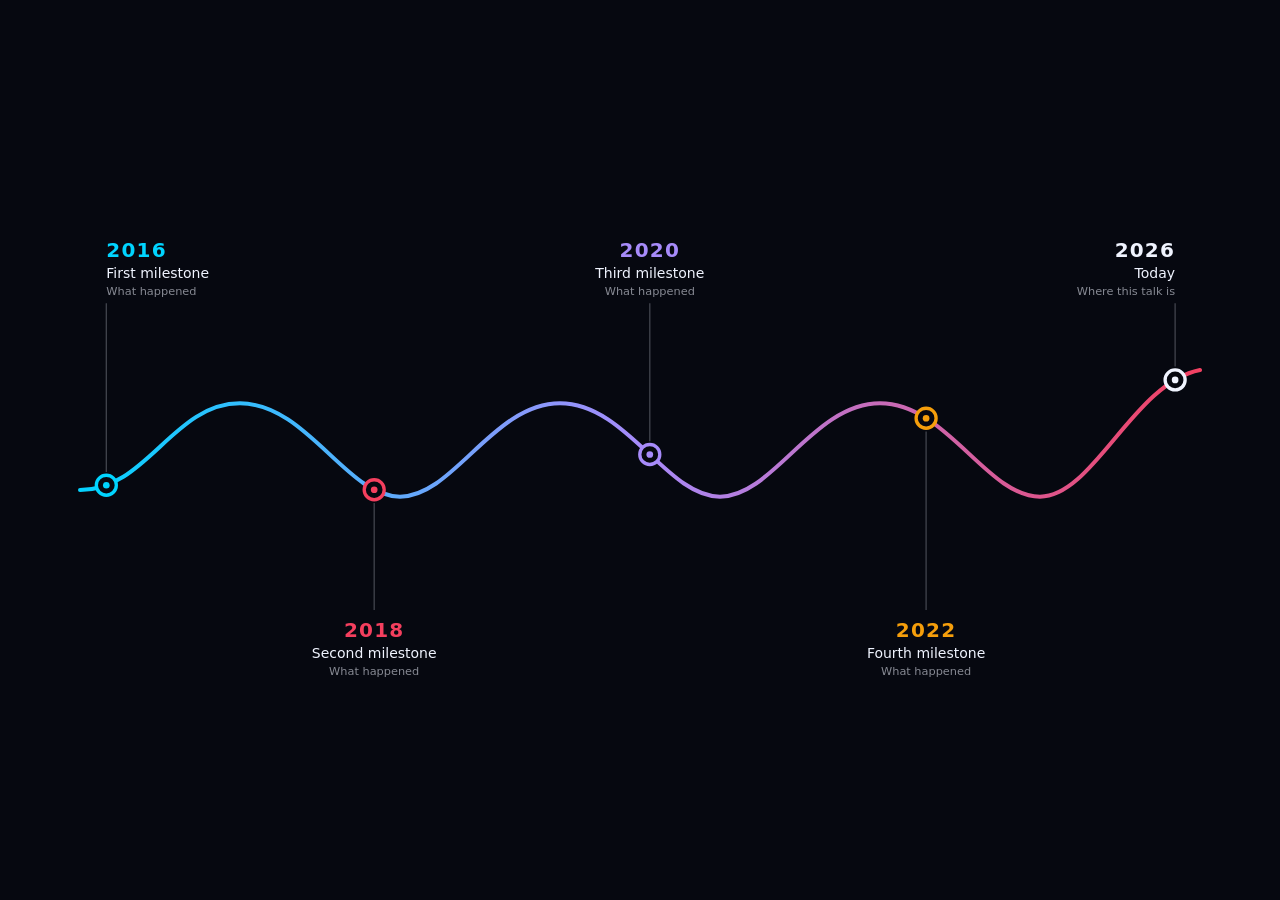
<file: slides/core/timeline/timeline.html>
<!DOCTYPE html>
<html lang="en"><head><meta charset="UTF-8"><meta name="viewport" content="width=device-width,initial-scale=1">
<title>Timeline — Spatial Deck module core/timeline</title>
<!-- core/timeline: a winding road with N milestones placed on it by arc length; labels alternate above and below in
     fixed bands. Milestones are props (slide.js). ?static = full map, ?t=SEC, window.seek(sec); in a deck,
     slides/sd-frame.js answers enter/leave over postMessage. From ibrews/pmre-2026-xr-chitect media/motion/timeline.html @310afba. -->
<style>
:root{--bg:#060810;--teal:#00d4ff;--purple:#a78bfa;--amber:#f59e0b;--rose:#f43f5e;--text:#f0f4ff;--dim:rgba(240,244,255,.55)}
html,body{margin:0;height:100%;background:var(--bg);overflow:hidden;font-family:'Space Grotesk','Inter','Avenir Next','Helvetica Neue',system-ui,sans-serif}
svg{width:100%;height:100%;display:block}
#road{stroke-dasharray:1;stroke-dashoffset:1;animation:draw 9s linear .3s forwards}
@keyframes draw{to{stroke-dashoffset:0}}
.n{opacity:0;animation:pop .7s cubic-bezier(.2,1.4,.4,1) var(--t) forwards;transform-box:fill-box;transform-origin:center}
@keyframes pop{from{opacity:0;transform:scale(.4)}to{opacity:1;transform:none}}
.yr{font-size:30px;font-weight:700;letter-spacing:.06em}
.what{font-size:21px;fill:var(--text);font-weight:500}
.sub{font-size:17px;fill:var(--dim)}
.lead{stroke:rgba(240,244,255,.25);stroke-width:2}
</style></head><body>
<svg viewBox="0 0 1920 1080" preserveAspectRatio="xMidYMid meet" id="tl" aria-label="">
<defs><linearGradient id="rg" gradientUnits="userSpaceOnUse" x1="100" y1="0" x2="1820" y2="0"><stop offset="0" stop-color="#00d4ff"/><stop offset=".5" stop-color="#a78bfa"/><stop offset="1" stop-color="#f43f5e"/></linearGradient></defs>
<path id="road" pathLength="1" fill="none" stroke="url(#rg)" stroke-width="6" stroke-linecap="round"
 d="M120 600 C 220 600, 260 470, 360 470 S 520 610, 600 610 S 740 470, 840 470 S 1000 610, 1080 610 S 1220 470, 1320 470 S 1480 610, 1560 610 S 1700 440, 1800 420"/>
<g id="nodes"></g>
</svg>
<script src="../../sd-frame.js"></script>
<script>
// [year, headline, subline, color] placed ON the road by arc length; labels alternate into fixed bands (no collisions).
// Colors are the noir source palette so look.js can restyle them. Defaults are neutral; a talk passes its own milestones.
const P = SDFrame.props({ nodes: [
  ['2016', 'First milestone', 'What happened', '#00d4ff'], ['2018', 'Second milestone', 'What happened', '#f43f5e'],
  ['2020', 'Third milestone', 'What happened', '#a78bfa'], ['2022', 'Fourth milestone', 'What happened', '#f59e0b'],
  ['2026', 'Today', 'Where this talk is', '#f0f4ff']], label: 'Timeline' });
const esc = (s) => String(s).replace(/[&<>"]/g, (c) => ({ '&': '&amp;', '<': '&lt;', '>': '&gt;', '"': '&quot;' }[c]));
const N = P.nodes, NS = 'http://www.w3.org/2000/svg', G = document.getElementById('nodes'), Q = new URLSearchParams(location.search), road = document.getElementById('road');
const step = Q.has('step') ? +Q.get('step') : null, L = road.getTotalLength();
N.forEach((d, i) => { if (step !== null && i > step) return; const [y, h, s, c] = d, f = N.length > 1 ? 0.02 + i * (0.96 / (N.length - 1)) : 0.5, pt = road.getPointAtLength(f * L), x = pt.x, yy = pt.y;
  const up = i % 2 === 0, ly = up ? 250 : 820, t = (0.3 + 9 * f).toFixed(2) + 's';
  const g = document.createElementNS(NS, 'g'); g.setAttribute('class', 'n'); g.style.setProperty('--t', t);
  const anchor = x < 200 ? 'start' : x > 1720 ? 'end' : 'middle';
  g.innerHTML = `<line class="lead" x1="${x}" y1="${up ? yy - 20 : yy + 20}" x2="${x}" y2="${up ? ly + 70 : ly - 40}"/>` +
    `<circle cx="${x}" cy="${yy}" r="15" fill="#060810" stroke="${esc(c)}" stroke-width="5"/><circle cx="${x}" cy="${yy}" r="5" fill="${esc(c)}"/>` +
    `<text x="${x}" y="${ly}" text-anchor="${anchor}" class="yr" fill="${esc(c)}">${esc(y)}</text>` +
    `<text x="${x}" y="${ly + 32}" text-anchor="${anchor}" class="what">${esc(h)}</text>` +
    `<text x="${x}" y="${ly + 58}" text-anchor="${anchor}" class="sub">${esc(s)}</text>`;
  G.appendChild(g); });
document.getElementById('tl').setAttribute('aria-label', P.label + ': ' + N.map((d) => d[0] + ' ' + d[1]).join(', '));
SDFrame.init({ duration: 10.5, steps: 0 });
</script>
</body></html>
</file>
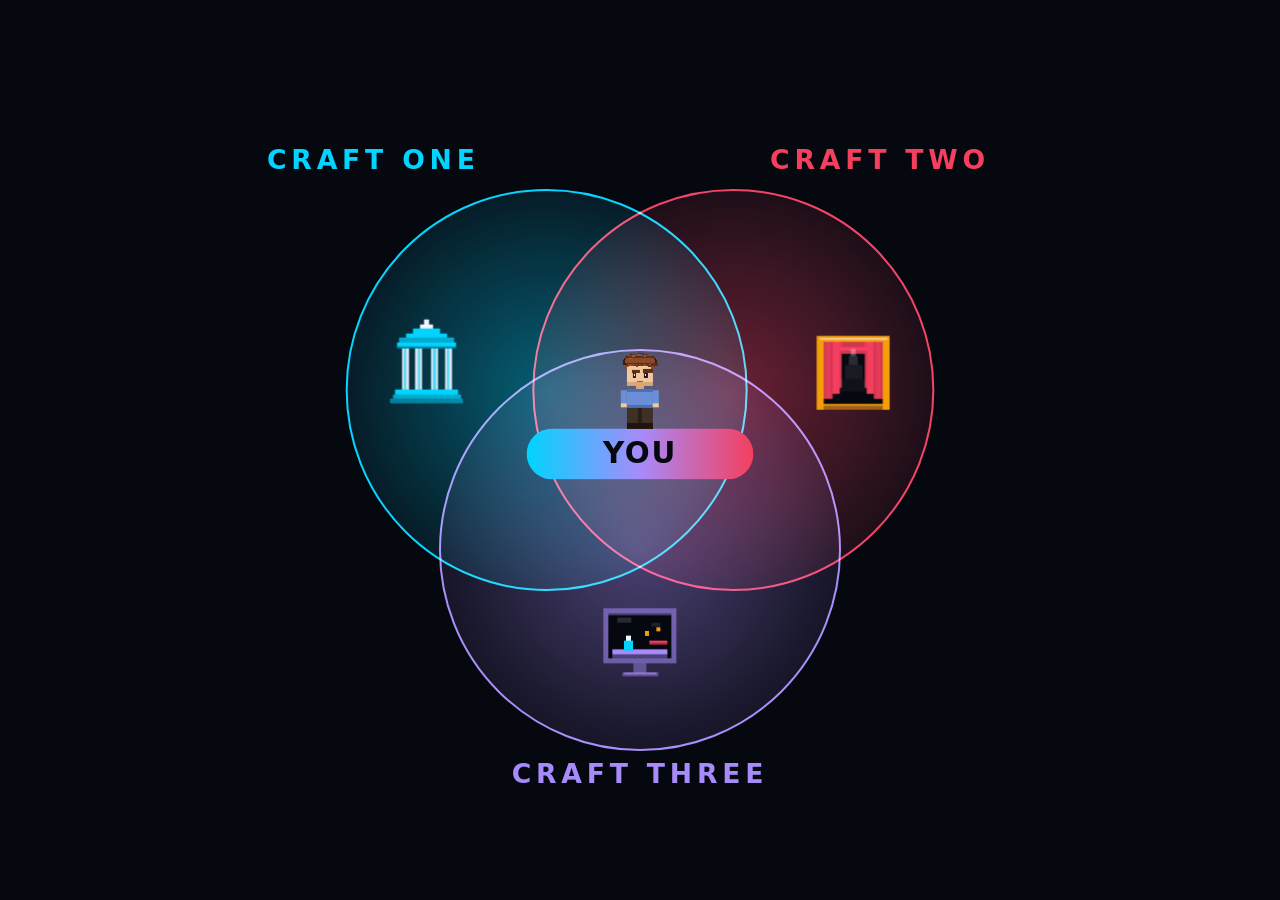
<file: slides/core/venn/venn.html>
<!DOCTYPE html>
<html lang="en"><head><meta charset="UTF-8"><meta name="viewport" content="width=device-width,initial-scale=1">
<title>Venn — Spatial Deck module core/venn</title>
<!-- core/venn: three overlapping circles with the HarvardXR pixel icons (temple, proscenium, platformer monitor); a pixel
     avatar hops icon to icon, each icon reacts when it lands, overlap labels appear as it crosses them, and it ends on the
     center pill. Every word is a prop. WAAPI keyframes sampled from pure functions of time (../../kit/sprite.js), so
     ?static = final frame, ?t=SEC, window.seek(sec) reproduce any frame; slides/sd-frame.js answers the deck.
     From ibrews/pmre-2026-xr-chitect media/motion/venn-sprite.html @310afba, itself a seekable port of
     harvardxr-keynote@7c6fbf5 buildVennSlide. -->
<style>
:root{--bg:#060810;--text:#f0f4ff;--dim:rgba(240,244,255,.5)}
html,body{margin:0;height:100%;background:var(--bg);overflow:hidden;font-family:'Space Grotesk','Inter','Avenir Next','Helvetica Neue',system-ui,sans-serif}
svg{width:100%;height:100%;display:block}
.c{mix-blend-mode:screen;opacity:0;animation:in 1.6s cubic-bezier(.2,.8,.2,1) var(--t) forwards}
@keyframes in{from{opacity:0;transform:translate(var(--dx),var(--dy)) scale(.8)}to{opacity:1;transform:none}}
.fade{opacity:0;animation:fade .9s ease var(--t,0s) forwards}
@keyframes fade{to{opacity:1}}
.pop{opacity:0;transform-box:fill-box;transform-origin:center;animation:pop 1s cubic-bezier(.2,1.4,.4,1) var(--t) forwards}
@keyframes pop{from{opacity:0;transform:scale(.6)}to{opacity:1;transform:none}}
.lbl{font-size:40px;font-weight:600;letter-spacing:.18em;fill:var(--text)}
.ov{font-size:27px;font-weight:500;fill:var(--text);letter-spacing:.04em}
.halo{stroke:#060810;stroke-width:10px;stroke-linejoin:round;paint-order:stroke fill;stroke-opacity:.85}
.cap{font-size:30px;fill:var(--dim);letter-spacing:.3em}
.core{font-size:44px;font-weight:700;fill:#060810;letter-spacing:.06em}
</style></head><body>
<svg id="s" viewBox="0 0 1920 1080" preserveAspectRatio="xMidYMid meet" aria-label="">
<defs>
  <radialGradient id="ga"><stop offset="0" stop-color="#00d4ff" stop-opacity=".42"/><stop offset="1" stop-color="#00d4ff" stop-opacity=".1"/></radialGradient>
  <radialGradient id="gt"><stop offset="0" stop-color="#f43f5e" stop-opacity=".42"/><stop offset="1" stop-color="#f43f5e" stop-opacity=".1"/></radialGradient>
  <radialGradient id="gx"><stop offset="0" stop-color="#a78bfa" stop-opacity=".42"/><stop offset="1" stop-color="#a78bfa" stop-opacity=".1"/></radialGradient>
  <linearGradient id="core" x1="0" x2="1"><stop offset="0" stop-color="#00d4ff"/><stop offset=".5" stop-color="#a78bfa"/><stop offset="1" stop-color="#f43f5e"/></linearGradient>
</defs>
<g>
  <circle class="c" cx="820" cy="450" r="300" fill="url(#ga)" stroke="#00d4ff" stroke-width="3" style="--t:.3s;--dx:-500px;--dy:-120px"/>
  <circle class="c" cx="1100" cy="450" r="300" fill="url(#gt)" stroke="#f43f5e" stroke-width="3" style="--t:.8s;--dx:500px;--dy:-120px"/>
  <circle class="c" cx="960" cy="690" r="300" fill="url(#gx)" stroke="#a78bfa" stroke-width="3" style="--t:1.3s;--dx:0px;--dy:420px"/>
</g>
<text x="560" y="118" text-anchor="middle" class="lbl fade" style="--t:1.2s;fill:#00d4ff" data-p="labels.0"></text>
<text x="1320" y="118" text-anchor="middle" class="lbl fade" style="--t:1.6s;fill:#f43f5e" data-p="labels.1"></text>
<text x="960" y="1040" text-anchor="middle" class="lbl fade" style="--t:2.0s;fill:#a78bfa" data-p="labels.2"></text>
<g id="icons"></g>
<!-- overlap labels, revealed as the avatar crosses each overlap -->
<text x="960" y="355" text-anchor="middle" class="ov halo fade" style="--t:4.5s" data-p="overlaps.0"></text>
<text x="1160" y="700" text-anchor="middle" class="ov halo fade" style="--t:6.6s" data-p="overlaps.1"></text>
<text x="755" y="700" text-anchor="middle" class="ov halo fade" style="--t:8.6s" data-p="overlaps.2"></text>
<g class="pop" style="--t:10.2s" data-p-group="center">
  <rect x="790" y="508" width="340" height="76" rx="38" fill="url(#core)"/>
  <text x="960" y="560" text-anchor="middle" class="core" data-p="center"></text>
</g>
<g id="hero"></g>
<g id="fx"></g>
<text x="960" y="56" text-anchor="middle" class="cap fade" style="--t:11.4s" data-p="caption"></text>
</svg>
<script src="../../kit/sprite.js"></script>
<script src="../../sd-frame.js"></script>
<script>
// Words come from the deck (props) or these neutral defaults. An empty string drops that element (and its animation).
const VP = SDFrame.props({ labels: ['CRAFT ONE', 'CRAFT TWO', 'CRAFT THREE'], overlaps: ['', '', ''], center: 'YOU', caption: '', beard: false });
document.querySelectorAll('[data-p]').forEach((el) => { const [k, i] = el.dataset.p.split('.'); const v = i == null ? VP[k] : (VP[k] || [])[+i]; if (v) el.textContent = v; else el.remove(); });
if (!VP.center) document.querySelector('[data-p-group="center"]').remove();
document.getElementById('s').setAttribute('aria-label', `Three overlapping circles, ${VP.labels.join(', ')}, each with a pixel icon; a pixel avatar hops between them${VP.center ? ' and ends on ' + VP.center : ''}.`);
</script>

<script>
(function(){
const END=13.5, {track,clamp}=PX, icons=document.getElementById('icons'), S=3.4, SC=1.6;
// Icons in each circle's exclusive region (HXR layout, PMRE colors: architecture teal, theater rose, technology purple).
const A=[640,470], T=[1280,470], X=[960,880], C=[960,508];  // sprite foot positions
const tmp=PX.temple(icons,A[0],A[1]-17*S,S), th=PX.theater(icons,T[0],T[1]-12*S,S), mo=PX.monitor(icons,X[0],X[1]-14*S,S);
[[tmp,2.0],[th,2.2],[mo,2.4]].forEach(([I,t0])=>track(I.pos,END,t=>{const k=clamp((t-t0)/.5,0,1);return{opacity:+k.toFixed(3)};}));
const hero=PX.sprite(document.getElementById('hero'),{withBeard:!!VP.beard});
// Two bounces per leg, like the HXR pinball: the first lands on the overlap, the second on the next icon.
const at=PX.route([
  {type:'idle',t0:0,t1:3.4,a:A,face:1},
  {type:'hop',t0:3.4,t1:4.3,a:A,b:[960,440],h:120},           // into Architecture ∩ Theater
  {type:'hop',t0:4.3,t1:5.1,a:[960,440],b:T,h:80},
  {type:'idle',t0:5.1,t1:5.6,a:T},
  {type:'hop',t0:5.6,t1:6.4,a:T,b:[1170,640],h:90},            // Theater ∩ Technology
  {type:'hop',t0:6.4,t1:7.2,a:[1170,640],b:X,h:70},
  {type:'idle',t0:7.2,t1:7.6,a:X},
  {type:'hop',t0:7.6,t1:8.4,a:X,b:[760,640],h:90},             // Architecture ∩ Technology
  {type:'idle',t0:8.4,t1:8.9,a:[760,640]},
  {type:'hop',t0:8.9,t1:9.9,a:[760,640],b:C,h:150},            // up onto the center
  {type:'idle',t0:9.9,t1:END,a:C,cheer:false,face:1}
]);
PX.drive(hero,END,at,SC,[2.6,3.1]);
PX.reactArch(tmp,END,3.1); PX.reactTheater(th,END,5.1); PX.reactTech(mo,END,7.2);
const fx=document.getElementById('fx');
PX.sparkles(fx,END,A[0],A[1]-60,2.7,21,.8); PX.sparkles(fx,END,T[0],T[1]-60,5.1,22,.6); PX.sparkles(fx,END,X[0],X[1]-50,7.2,23,.6); PX.sparkles(fx,END,960,546,10.0,24,1.3);
SDFrame.init({ duration: END, steps: 0 });
})();
</script>
</body></html>
</file>
<file: assets/fonts/fonts.css>
/* Self-hosted Google Fonts (SIL Open Font License 1.1): Space Grotesk, Inter, Outfit, JetBrains Mono,
   Playfair Display. latin + latin-ext subsets only. Fetched 2026-10-21 so the deck runs offline. */
/* latin-ext */
@font-face {
  font-family: 'Inter';
  font-style: normal;
  font-weight: 300;
  font-display: swap;
  src: url(Inter-latin-ext-749a30.woff2) format('woff2');
  unicode-range: U+0100-02BA, U+02BD-02C5, U+02C7-02CC, U+02CE-02D7, U+02DD-02FF, U+0304, U+0308, U+0329, U+1D00-1DBF, U+1E00-1E9F, U+1EF2-1EFF, U+2020, U+20A0-20AB, U+20AD-20C4, U+2113, U+2C60-2C7F, U+A720-A7FF;
}
/* latin */
@font-face {
  font-family: 'Inter';
  font-style: normal;
  font-weight: 300;
  font-display: swap;
  src: url(Inter-latin-1ab1ad.woff2) format('woff2');
  unicode-range: U+0000-00FF, U+0131, U+0152-0153, U+02BB-02BC, U+02C6, U+02DA, U+02DC, U+0304, U+0308, U+0329, U+2000-206F, U+20AC, U+2122, U+2191, U+2193, U+2212, U+2215, U+FEFF, U+FFFD;
}
/* latin-ext */
@font-face {
  font-family: 'Inter';
  font-style: normal;
  font-weight: 400;
  font-display: swap;
  src: url(Inter-latin-ext-749a30.woff2) format('woff2');
  unicode-range: U+0100-02BA, U+02BD-02C5, U+02C7-02CC, U+02CE-02D7, U+02DD-02FF, U+0304, U+0308, U+0329, U+1D00-1DBF, U+1E00-1E9F, U+1EF2-1EFF, U+2020, U+20A0-20AB, U+20AD-20C4, U+2113, U+2C60-2C7F, U+A720-A7FF;
}
/* latin */
@font-face {
  font-family: 'Inter';
  font-style: normal;
  font-weight: 400;
  font-display: swap;
  src: url(Inter-latin-1ab1ad.woff2) format('woff2');
  unicode-range: U+0000-00FF, U+0131, U+0152-0153, U+02BB-02BC, U+02C6, U+02DA, U+02DC, U+0304, U+0308, U+0329, U+2000-206F, U+20AC, U+2122, U+2191, U+2193, U+2212, U+2215, U+FEFF, U+FFFD;
}
/* latin-ext */
@font-face {
  font-family: 'Inter';
  font-style: normal;
  font-weight: 500;
  font-display: swap;
  src: url(Inter-latin-ext-749a30.woff2) format('woff2');
  unicode-range: U+0100-02BA, U+02BD-02C5, U+02C7-02CC, U+02CE-02D7, U+02DD-02FF, U+0304, U+0308, U+0329, U+1D00-1DBF, U+1E00-1E9F, U+1EF2-1EFF, U+2020, U+20A0-20AB, U+20AD-20C4, U+2113, U+2C60-2C7F, U+A720-A7FF;
}
/* latin */
@font-face {
  font-family: 'Inter';
  font-style: normal;
  font-weight: 500;
  font-display: swap;
  src: url(Inter-latin-1ab1ad.woff2) format('woff2');
  unicode-range: U+0000-00FF, U+0131, U+0152-0153, U+02BB-02BC, U+02C6, U+02DA, U+02DC, U+0304, U+0308, U+0329, U+2000-206F, U+20AC, U+2122, U+2191, U+2193, U+2212, U+2215, U+FEFF, U+FFFD;
}
/* latin-ext */
@font-face {
  font-family: 'Inter';
  font-style: normal;
  font-weight: 600;
  font-display: swap;
  src: url(Inter-latin-ext-749a30.woff2) format('woff2');
  unicode-range: U+0100-02BA, U+02BD-02C5, U+02C7-02CC, U+02CE-02D7, U+02DD-02FF, U+0304, U+0308, U+0329, U+1D00-1DBF, U+1E00-1E9F, U+1EF2-1EFF, U+2020, U+20A0-20AB, U+20AD-20C4, U+2113, U+2C60-2C7F, U+A720-A7FF;
}
/* latin */
@font-face {
  font-family: 'Inter';
  font-style: normal;
  font-weight: 600;
  font-display: swap;
  src: url(Inter-latin-1ab1ad.woff2) format('woff2');
  unicode-range: U+0000-00FF, U+0131, U+0152-0153, U+02BB-02BC, U+02C6, U+02DA, U+02DC, U+0304, U+0308, U+0329, U+2000-206F, U+20AC, U+2122, U+2191, U+2193, U+2212, U+2215, U+FEFF, U+FFFD;
}
/* latin-ext */
@font-face {
  font-family: 'Inter';
  font-style: normal;
  font-weight: 700;
  font-display: swap;
  src: url(Inter-latin-ext-749a30.woff2) format('woff2');
  unicode-range: U+0100-02BA, U+02BD-02C5, U+02C7-02CC, U+02CE-02D7, U+02DD-02FF, U+0304, U+0308, U+0329, U+1D00-1DBF, U+1E00-1E9F, U+1EF2-1EFF, U+2020, U+20A0-20AB, U+20AD-20C4, U+2113, U+2C60-2C7F, U+A720-A7FF;
}
/* latin */
@font-face {
  font-family: 'Inter';
  font-style: normal;
  font-weight: 700;
  font-display: swap;
  src: url(Inter-latin-1ab1ad.woff2) format('woff2');
  unicode-range: U+0000-00FF, U+0131, U+0152-0153, U+02BB-02BC, U+02C6, U+02DA, U+02DC, U+0304, U+0308, U+0329, U+2000-206F, U+20AC, U+2122, U+2191, U+2193, U+2212, U+2215, U+FEFF, U+FFFD;
}
/* latin-ext */
@font-face {
  font-family: 'JetBrains Mono';
  font-style: normal;
  font-weight: 300;
  font-display: swap;
  src: url(JetBrainsMono-latin-ext-8ff363.woff2) format('woff2');
  unicode-range: U+0100-02BA, U+02BD-02C5, U+02C7-02CC, U+02CE-02D7, U+02DD-02FF, U+0304, U+0308, U+0329, U+1D00-1DBF, U+1E00-1E9F, U+1EF2-1EFF, U+2020, U+20A0-20AB, U+20AD-20C4, U+2113, U+2C60-2C7F, U+A720-A7FF;
}
/* latin */
@font-face {
  font-family: 'JetBrains Mono';
  font-style: normal;
  font-weight: 300;
  font-display: swap;
  src: url(JetBrainsMono-latin-95d8bd.woff2) format('woff2');
  unicode-range: U+0000-00FF, U+0131, U+0152-0153, U+02BB-02BC, U+02C6, U+02DA, U+02DC, U+0304, U+0308, U+0329, U+2000-206F, U+20AC, U+2122, U+2191, U+2193, U+2212, U+2215, U+FEFF, U+FFFD;
}
/* latin-ext */
@font-face {
  font-family: 'JetBrains Mono';
  font-style: normal;
  font-weight: 400;
  font-display: swap;
  src: url(JetBrainsMono-latin-ext-8ff363.woff2) format('woff2');
  unicode-range: U+0100-02BA, U+02BD-02C5, U+02C7-02CC, U+02CE-02D7, U+02DD-02FF, U+0304, U+0308, U+0329, U+1D00-1DBF, U+1E00-1E9F, U+1EF2-1EFF, U+2020, U+20A0-20AB, U+20AD-20C4, U+2113, U+2C60-2C7F, U+A720-A7FF;
}
/* latin */
@font-face {
  font-family: 'JetBrains Mono';
  font-style: normal;
  font-weight: 400;
  font-display: swap;
  src: url(JetBrainsMono-latin-95d8bd.woff2) format('woff2');
  unicode-range: U+0000-00FF, U+0131, U+0152-0153, U+02BB-02BC, U+02C6, U+02DA, U+02DC, U+0304, U+0308, U+0329, U+2000-206F, U+20AC, U+2122, U+2191, U+2193, U+2212, U+2215, U+FEFF, U+FFFD;
}
/* latin-ext */
@font-face {
  font-family: 'JetBrains Mono';
  font-style: normal;
  font-weight: 500;
  font-display: swap;
  src: url(JetBrainsMono-latin-ext-8ff363.woff2) format('woff2');
  unicode-range: U+0100-02BA, U+02BD-02C5, U+02C7-02CC, U+02CE-02D7, U+02DD-02FF, U+0304, U+0308, U+0329, U+1D00-1DBF, U+1E00-1E9F, U+1EF2-1EFF, U+2020, U+20A0-20AB, U+20AD-20C4, U+2113, U+2C60-2C7F, U+A720-A7FF;
}
/* latin */
@font-face {
  font-family: 'JetBrains Mono';
  font-style: normal;
  font-weight: 500;
  font-display: swap;
  src: url(JetBrainsMono-latin-95d8bd.woff2) format('woff2');
  unicode-range: U+0000-00FF, U+0131, U+0152-0153, U+02BB-02BC, U+02C6, U+02DA, U+02DC, U+0304, U+0308, U+0329, U+2000-206F, U+20AC, U+2122, U+2191, U+2193, U+2212, U+2215, U+FEFF, U+FFFD;
}
/* latin-ext */
@font-face {
  font-family: 'JetBrains Mono';
  font-style: normal;
  font-weight: 600;
  font-display: swap;
  src: url(JetBrainsMono-latin-ext-8ff363.woff2) format('woff2');
  unicode-range: U+0100-02BA, U+02BD-02C5, U+02C7-02CC, U+02CE-02D7, U+02DD-02FF, U+0304, U+0308, U+0329, U+1D00-1DBF, U+1E00-1E9F, U+1EF2-1EFF, U+2020, U+20A0-20AB, U+20AD-20C4, U+2113, U+2C60-2C7F, U+A720-A7FF;
}
/* latin */
@font-face {
  font-family: 'JetBrains Mono';
  font-style: normal;
  font-weight: 600;
  font-display: swap;
  src: url(JetBrainsMono-latin-95d8bd.woff2) format('woff2');
  unicode-range: U+0000-00FF, U+0131, U+0152-0153, U+02BB-02BC, U+02C6, U+02DA, U+02DC, U+0304, U+0308, U+0329, U+2000-206F, U+20AC, U+2122, U+2191, U+2193, U+2212, U+2215, U+FEFF, U+FFFD;
}
/* latin-ext */
@font-face {
  font-family: 'JetBrains Mono';
  font-style: normal;
  font-weight: 700;
  font-display: swap;
  src: url(JetBrainsMono-latin-ext-8ff363.woff2) format('woff2');
  unicode-range: U+0100-02BA, U+02BD-02C5, U+02C7-02CC, U+02CE-02D7, U+02DD-02FF, U+0304, U+0308, U+0329, U+1D00-1DBF, U+1E00-1E9F, U+1EF2-1EFF, U+2020, U+20A0-20AB, U+20AD-20C4, U+2113, U+2C60-2C7F, U+A720-A7FF;
}
/* latin */
@font-face {
  font-family: 'JetBrains Mono';
  font-style: normal;
  font-weight: 700;
  font-display: swap;
  src: url(JetBrainsMono-latin-95d8bd.woff2) format('woff2');
  unicode-range: U+0000-00FF, U+0131, U+0152-0153, U+02BB-02BC, U+02C6, U+02DA, U+02DC, U+0304, U+0308, U+0329, U+2000-206F, U+20AC, U+2122, U+2191, U+2193, U+2212, U+2215, U+FEFF, U+FFFD;
}
/* latin-ext */
@font-face {
  font-family: 'Outfit';
  font-style: normal;
  font-weight: 300;
  font-display: swap;
  src: url(Outfit-latin-ext-f37fa5.woff2) format('woff2');
  unicode-range: U+0100-02BA, U+02BD-02C5, U+02C7-02CC, U+02CE-02D7, U+02DD-02FF, U+0304, U+0308, U+0329, U+1D00-1DBF, U+1E00-1E9F, U+1EF2-1EFF, U+2020, U+20A0-20AB, U+20AD-20C4, U+2113, U+2C60-2C7F, U+A720-A7FF;
}
/* latin */
@font-face {
  font-family: 'Outfit';
  font-style: normal;
  font-weight: 300;
  font-display: swap;
  src: url(Outfit-latin-c8e7a7.woff2) format('woff2');
  unicode-range: U+0000-00FF, U+0131, U+0152-0153, U+02BB-02BC, U+02C6, U+02DA, U+02DC, U+0304, U+0308, U+0329, U+2000-206F, U+20AC, U+2122, U+2191, U+2193, U+2212, U+2215, U+FEFF, U+FFFD;
}
/* latin-ext */
@font-face {
  font-family: 'Outfit';
  font-style: normal;
  font-weight: 400;
  font-display: swap;
  src: url(Outfit-latin-ext-f37fa5.woff2) format('woff2');
  unicode-range: U+0100-02BA, U+02BD-02C5, U+02C7-02CC, U+02CE-02D7, U+02DD-02FF, U+0304, U+0308, U+0329, U+1D00-1DBF, U+1E00-1E9F, U+1EF2-1EFF, U+2020, U+20A0-20AB, U+20AD-20C4, U+2113, U+2C60-2C7F, U+A720-A7FF;
}
/* latin */
@font-face {
  font-family: 'Outfit';
  font-style: normal;
  font-weight: 400;
  font-display: swap;
  src: url(Outfit-latin-c8e7a7.woff2) format('woff2');
  unicode-range: U+0000-00FF, U+0131, U+0152-0153, U+02BB-02BC, U+02C6, U+02DA, U+02DC, U+0304, U+0308, U+0329, U+2000-206F, U+20AC, U+2122, U+2191, U+2193, U+2212, U+2215, U+FEFF, U+FFFD;
}
/* latin-ext */
@font-face {
  font-family: 'Outfit';
  font-style: normal;
  font-weight: 500;
  font-display: swap;
  src: url(Outfit-latin-ext-f37fa5.woff2) format('woff2');
  unicode-range: U+0100-02BA, U+02BD-02C5, U+02C7-02CC, U+02CE-02D7, U+02DD-02FF, U+0304, U+0308, U+0329, U+1D00-1DBF, U+1E00-1E9F, U+1EF2-1EFF, U+2020, U+20A0-20AB, U+20AD-20C4, U+2113, U+2C60-2C7F, U+A720-A7FF;
}
/* latin */
@font-face {
  font-family: 'Outfit';
  font-style: normal;
  font-weight: 500;
  font-display: swap;
  src: url(Outfit-latin-c8e7a7.woff2) format('woff2');
  unicode-range: U+0000-00FF, U+0131, U+0152-0153, U+02BB-02BC, U+02C6, U+02DA, U+02DC, U+0304, U+0308, U+0329, U+2000-206F, U+20AC, U+2122, U+2191, U+2193, U+2212, U+2215, U+FEFF, U+FFFD;
}
/* latin-ext */
@font-face {
  font-family: 'Outfit';
  font-style: normal;
  font-weight: 600;
  font-display: swap;
  src: url(Outfit-latin-ext-f37fa5.woff2) format('woff2');
  unicode-range: U+0100-02BA, U+02BD-02C5, U+02C7-02CC, U+02CE-02D7, U+02DD-02FF, U+0304, U+0308, U+0329, U+1D00-1DBF, U+1E00-1E9F, U+1EF2-1EFF, U+2020, U+20A0-20AB, U+20AD-20C4, U+2113, U+2C60-2C7F, U+A720-A7FF;
}
/* latin */
@font-face {
  font-family: 'Outfit';
  font-style: normal;
  font-weight: 600;
  font-display: swap;
  src: url(Outfit-latin-c8e7a7.woff2) format('woff2');
  unicode-range: U+0000-00FF, U+0131, U+0152-0153, U+02BB-02BC, U+02C6, U+02DA, U+02DC, U+0304, U+0308, U+0329, U+2000-206F, U+20AC, U+2122, U+2191, U+2193, U+2212, U+2215, U+FEFF, U+FFFD;
}
/* latin-ext */
@font-face {
  font-family: 'Outfit';
  font-style: normal;
  font-weight: 700;
  font-display: swap;
  src: url(Outfit-latin-ext-f37fa5.woff2) format('woff2');
  unicode-range: U+0100-02BA, U+02BD-02C5, U+02C7-02CC, U+02CE-02D7, U+02DD-02FF, U+0304, U+0308, U+0329, U+1D00-1DBF, U+1E00-1E9F, U+1EF2-1EFF, U+2020, U+20A0-20AB, U+20AD-20C4, U+2113, U+2C60-2C7F, U+A720-A7FF;
}
/* latin */
@font-face {
  font-family: 'Outfit';
  font-style: normal;
  font-weight: 700;
  font-display: swap;
  src: url(Outfit-latin-c8e7a7.woff2) format('woff2');
  unicode-range: U+0000-00FF, U+0131, U+0152-0153, U+02BB-02BC, U+02C6, U+02DA, U+02DC, U+0304, U+0308, U+0329, U+2000-206F, U+20AC, U+2122, U+2191, U+2193, U+2212, U+2215, U+FEFF, U+FFFD;
}
/* latin-ext */
@font-face {
  font-family: 'Playfair Display';
  font-style: normal;
  font-weight: 400;
  font-display: swap;
  src: url(PlayfairDisplay-latin-ext-f556cd.woff2) format('woff2');
  unicode-range: U+0100-02BA, U+02BD-02C5, U+02C7-02CC, U+02CE-02D7, U+02DD-02FF, U+0304, U+0308, U+0329, U+1D00-1DBF, U+1E00-1E9F, U+1EF2-1EFF, U+2020, U+20A0-20AB, U+20AD-20C4, U+2113, U+2C60-2C7F, U+A720-A7FF;
}
/* latin */
@font-face {
  font-family: 'Playfair Display';
  font-style: normal;
  font-weight: 400;
  font-display: swap;
  src: url(PlayfairDisplay-latin-9deeae.woff2) format('woff2');
  unicode-range: U+0000-00FF, U+0131, U+0152-0153, U+02BB-02BC, U+02C6, U+02DA, U+02DC, U+0304, U+0308, U+0329, U+2000-206F, U+20AC, U+2122, U+2191, U+2193, U+2212, U+2215, U+FEFF, U+FFFD;
}
/* latin-ext */
@font-face {
  font-family: 'Playfair Display';
  font-style: normal;
  font-weight: 500;
  font-display: swap;
  src: url(PlayfairDisplay-latin-ext-f556cd.woff2) format('woff2');
  unicode-range: U+0100-02BA, U+02BD-02C5, U+02C7-02CC, U+02CE-02D7, U+02DD-02FF, U+0304, U+0308, U+0329, U+1D00-1DBF, U+1E00-1E9F, U+1EF2-1EFF, U+2020, U+20A0-20AB, U+20AD-20C4, U+2113, U+2C60-2C7F, U+A720-A7FF;
}
/* latin */
@font-face {
  font-family: 'Playfair Display';
  font-style: normal;
  font-weight: 500;
  font-display: swap;
  src: url(PlayfairDisplay-latin-9deeae.woff2) format('woff2');
  unicode-range: U+0000-00FF, U+0131, U+0152-0153, U+02BB-02BC, U+02C6, U+02DA, U+02DC, U+0304, U+0308, U+0329, U+2000-206F, U+20AC, U+2122, U+2191, U+2193, U+2212, U+2215, U+FEFF, U+FFFD;
}
/* latin-ext */
@font-face {
  font-family: 'Playfair Display';
  font-style: normal;
  font-weight: 600;
  font-display: swap;
  src: url(PlayfairDisplay-latin-ext-f556cd.woff2) format('woff2');
  unicode-range: U+0100-02BA, U+02BD-02C5, U+02C7-02CC, U+02CE-02D7, U+02DD-02FF, U+0304, U+0308, U+0329, U+1D00-1DBF, U+1E00-1E9F, U+1EF2-1EFF, U+2020, U+20A0-20AB, U+20AD-20C4, U+2113, U+2C60-2C7F, U+A720-A7FF;
}
/* latin */
@font-face {
  font-family: 'Playfair Display';
  font-style: normal;
  font-weight: 600;
  font-display: swap;
  src: url(PlayfairDisplay-latin-9deeae.woff2) format('woff2');
  unicode-range: U+0000-00FF, U+0131, U+0152-0153, U+02BB-02BC, U+02C6, U+02DA, U+02DC, U+0304, U+0308, U+0329, U+2000-206F, U+20AC, U+2122, U+2191, U+2193, U+2212, U+2215, U+FEFF, U+FFFD;
}
/* latin-ext */
@font-face {
  font-family: 'Playfair Display';
  font-style: normal;
  font-weight: 700;
  font-display: swap;
  src: url(PlayfairDisplay-latin-ext-f556cd.woff2) format('woff2');
  unicode-range: U+0100-02BA, U+02BD-02C5, U+02C7-02CC, U+02CE-02D7, U+02DD-02FF, U+0304, U+0308, U+0329, U+1D00-1DBF, U+1E00-1E9F, U+1EF2-1EFF, U+2020, U+20A0-20AB, U+20AD-20C4, U+2113, U+2C60-2C7F, U+A720-A7FF;
}
/* latin */
@font-face {
  font-family: 'Playfair Display';
  font-style: normal;
  font-weight: 700;
  font-display: swap;
  src: url(PlayfairDisplay-latin-9deeae.woff2) format('woff2');
  unicode-range: U+0000-00FF, U+0131, U+0152-0153, U+02BB-02BC, U+02C6, U+02DA, U+02DC, U+0304, U+0308, U+0329, U+2000-206F, U+20AC, U+2122, U+2191, U+2193, U+2212, U+2215, U+FEFF, U+FFFD;
}
/* latin-ext */
@font-face {
  font-family: 'Space Grotesk';
  font-style: normal;
  font-weight: 300;
  font-display: swap;
  src: url(SpaceGrotesk-latin-ext-e911c2.woff2) format('woff2');
  unicode-range: U+0100-02BA, U+02BD-02C5, U+02C7-02CC, U+02CE-02D7, U+02DD-02FF, U+0304, U+0308, U+0329, U+1D00-1DBF, U+1E00-1E9F, U+1EF2-1EFF, U+2020, U+20A0-20AB, U+20AD-20C4, U+2113, U+2C60-2C7F, U+A720-A7FF;
}
/* latin */
@font-face {
  font-family: 'Space Grotesk';
  font-style: normal;
  font-weight: 300;
  font-display: swap;
  src: url(SpaceGrotesk-latin-a57c94.woff2) format('woff2');
  unicode-range: U+0000-00FF, U+0131, U+0152-0153, U+02BB-02BC, U+02C6, U+02DA, U+02DC, U+0304, U+0308, U+0329, U+2000-206F, U+20AC, U+2122, U+2191, U+2193, U+2212, U+2215, U+FEFF, U+FFFD;
}
/* latin-ext */
@font-face {
  font-family: 'Space Grotesk';
  font-style: normal;
  font-weight: 400;
  font-display: swap;
  src: url(SpaceGrotesk-latin-ext-e911c2.woff2) format('woff2');
  unicode-range: U+0100-02BA, U+02BD-02C5, U+02C7-02CC, U+02CE-02D7, U+02DD-02FF, U+0304, U+0308, U+0329, U+1D00-1DBF, U+1E00-1E9F, U+1EF2-1EFF, U+2020, U+20A0-20AB, U+20AD-20C4, U+2113, U+2C60-2C7F, U+A720-A7FF;
}
/* latin */
@font-face {
  font-family: 'Space Grotesk';
  font-style: normal;
  font-weight: 400;
  font-display: swap;
  src: url(SpaceGrotesk-latin-a57c94.woff2) format('woff2');
  unicode-range: U+0000-00FF, U+0131, U+0152-0153, U+02BB-02BC, U+02C6, U+02DA, U+02DC, U+0304, U+0308, U+0329, U+2000-206F, U+20AC, U+2122, U+2191, U+2193, U+2212, U+2215, U+FEFF, U+FFFD;
}
/* latin-ext */
@font-face {
  font-family: 'Space Grotesk';
  font-style: normal;
  font-weight: 500;
  font-display: swap;
  src: url(SpaceGrotesk-latin-ext-e911c2.woff2) format('woff2');
  unicode-range: U+0100-02BA, U+02BD-02C5, U+02C7-02CC, U+02CE-02D7, U+02DD-02FF, U+0304, U+0308, U+0329, U+1D00-1DBF, U+1E00-1E9F, U+1EF2-1EFF, U+2020, U+20A0-20AB, U+20AD-20C4, U+2113, U+2C60-2C7F, U+A720-A7FF;
}
/* latin */
@font-face {
  font-family: 'Space Grotesk';
  font-style: normal;
  font-weight: 500;
  font-display: swap;
  src: url(SpaceGrotesk-latin-a57c94.woff2) format('woff2');
  unicode-range: U+0000-00FF, U+0131, U+0152-0153, U+02BB-02BC, U+02C6, U+02DA, U+02DC, U+0304, U+0308, U+0329, U+2000-206F, U+20AC, U+2122, U+2191, U+2193, U+2212, U+2215, U+FEFF, U+FFFD;
}
/* latin-ext */
@font-face {
  font-family: 'Space Grotesk';
  font-style: normal;
  font-weight: 600;
  font-display: swap;
  src: url(SpaceGrotesk-latin-ext-e911c2.woff2) format('woff2');
  unicode-range: U+0100-02BA, U+02BD-02C5, U+02C7-02CC, U+02CE-02D7, U+02DD-02FF, U+0304, U+0308, U+0329, U+1D00-1DBF, U+1E00-1E9F, U+1EF2-1EFF, U+2020, U+20A0-20AB, U+20AD-20C4, U+2113, U+2C60-2C7F, U+A720-A7FF;
}
/* latin */
@font-face {
  font-family: 'Space Grotesk';
  font-style: normal;
  font-weight: 600;
  font-display: swap;
  src: url(SpaceGrotesk-latin-a57c94.woff2) format('woff2');
  unicode-range: U+0000-00FF, U+0131, U+0152-0153, U+02BB-02BC, U+02C6, U+02DA, U+02DC, U+0304, U+0308, U+0329, U+2000-206F, U+20AC, U+2122, U+2191, U+2193, U+2212, U+2215, U+FEFF, U+FFFD;
}
/* latin-ext */
@font-face {
  font-family: 'Space Grotesk';
  font-style: normal;
  font-weight: 700;
  font-display: swap;
  src: url(SpaceGrotesk-latin-ext-e911c2.woff2) format('woff2');
  unicode-range: U+0100-02BA, U+02BD-02C5, U+02C7-02CC, U+02CE-02D7, U+02DD-02FF, U+0304, U+0308, U+0329, U+1D00-1DBF, U+1E00-1E9F, U+1EF2-1EFF, U+2020, U+20A0-20AB, U+20AD-20C4, U+2113, U+2C60-2C7F, U+A720-A7FF;
}
/* latin */
@font-face {
  font-family: 'Space Grotesk';
  font-style: normal;
  font-weight: 700;
  font-display: swap;
  src: url(SpaceGrotesk-latin-a57c94.woff2) format('woff2');
  unicode-range: U+0000-00FF, U+0131, U+0152-0153, U+02BB-02BC, U+02C6, U+02DA, U+02DC, U+0304, U+0308, U+0329, U+2000-206F, U+20AC, U+2122, U+2191, U+2193, U+2212, U+2215, U+FEFF, U+FFFD;
}
</file>
